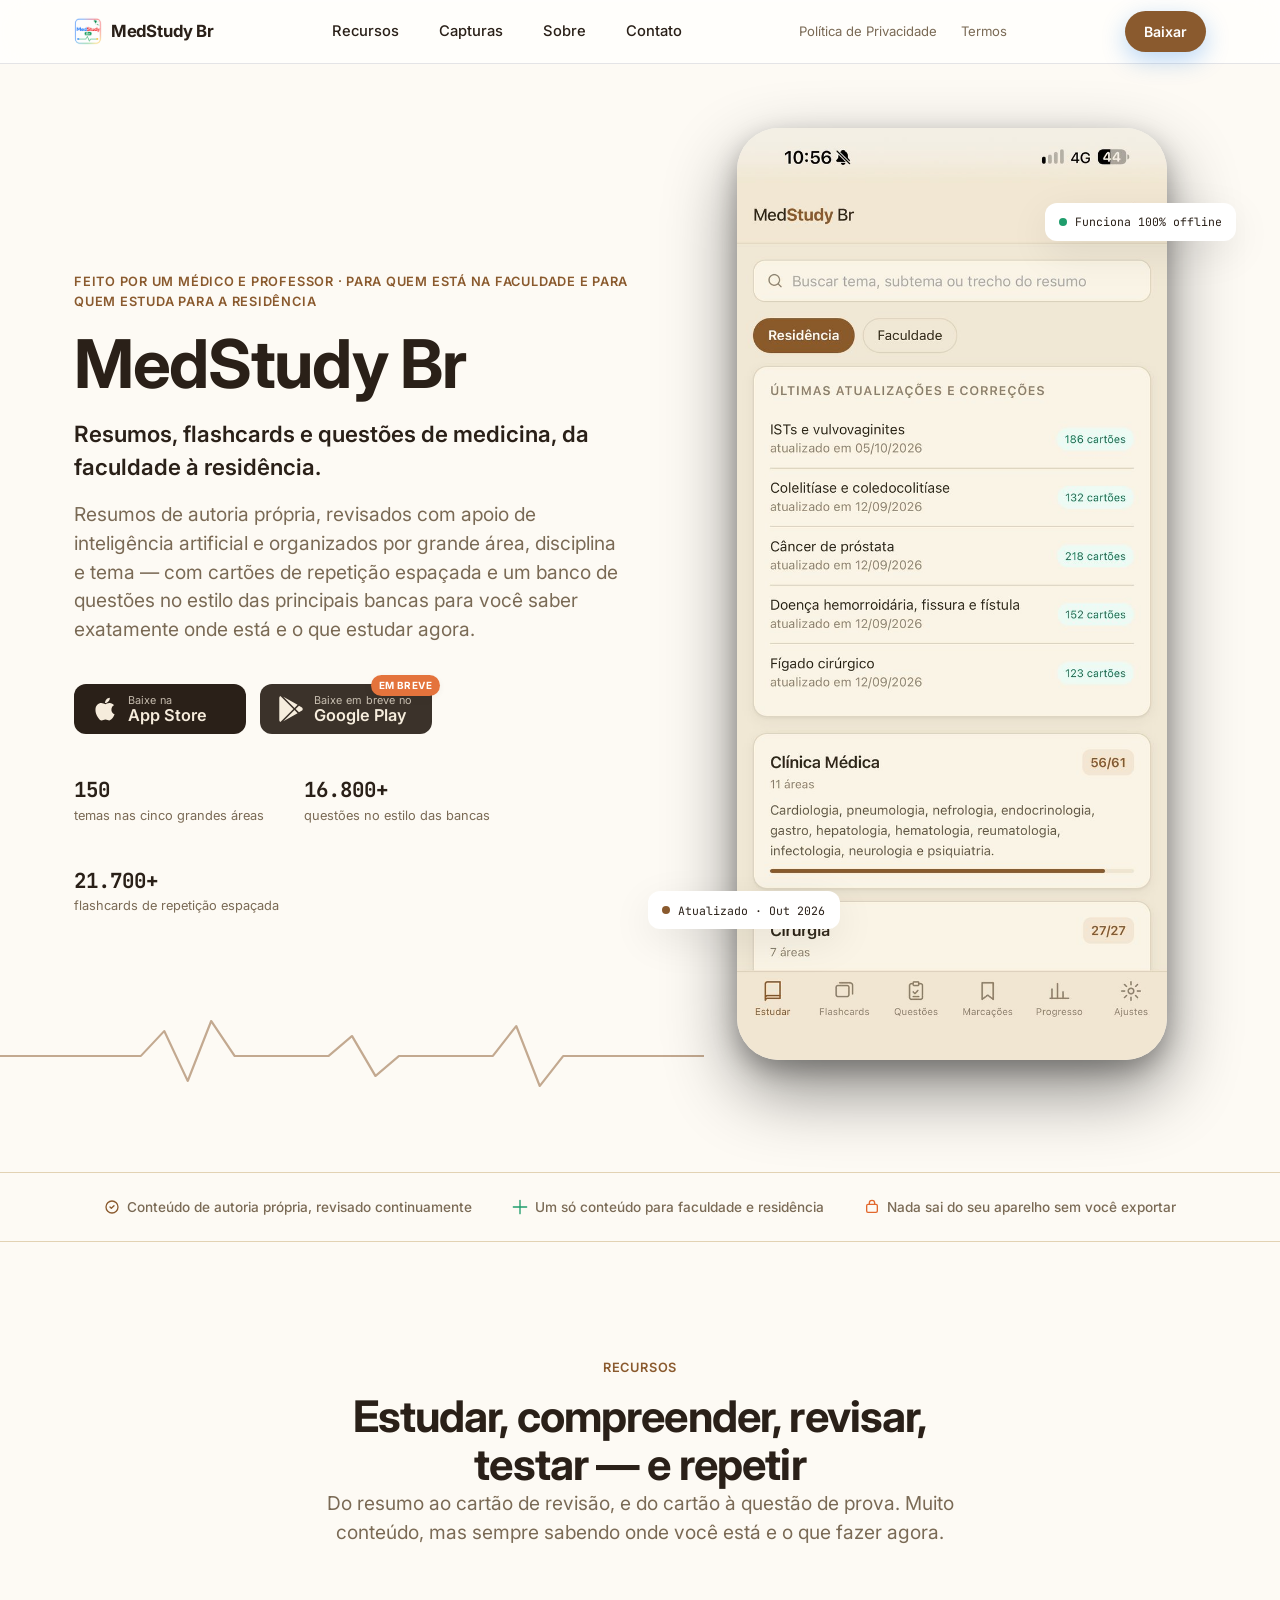
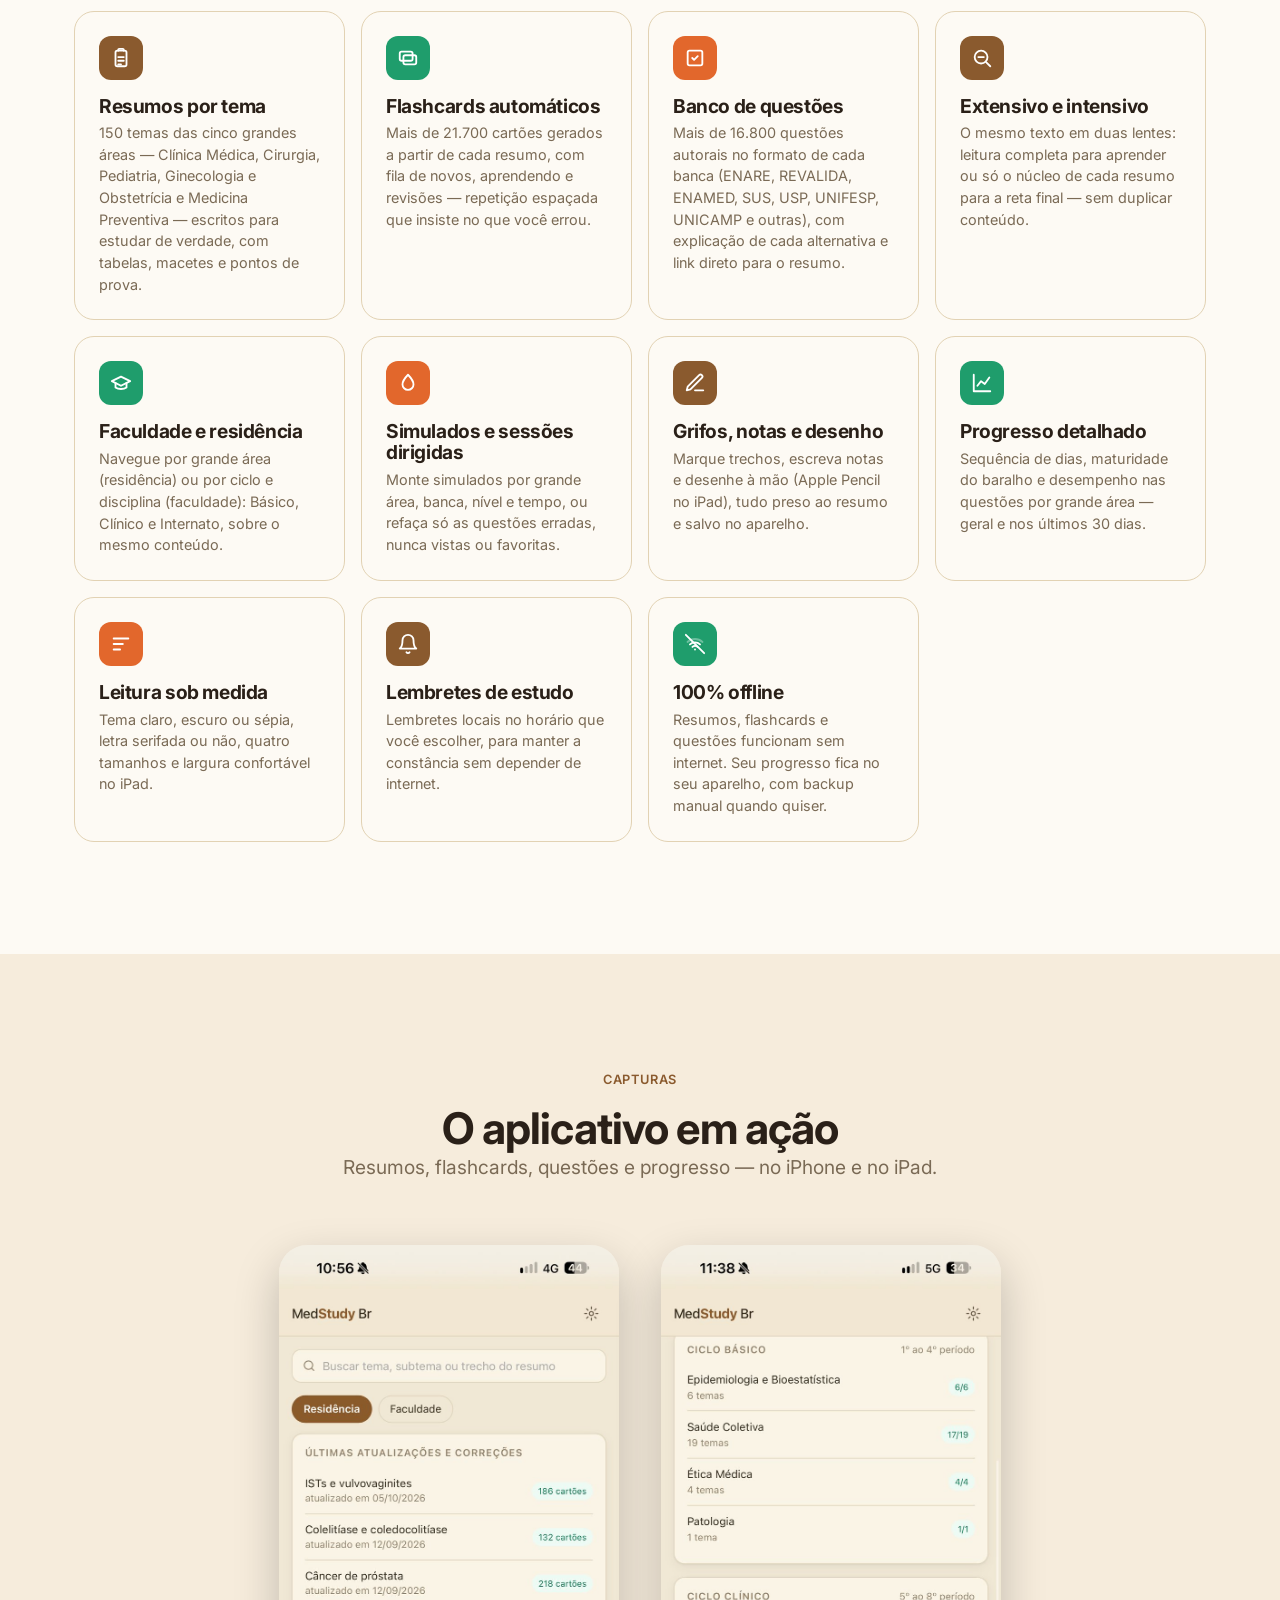
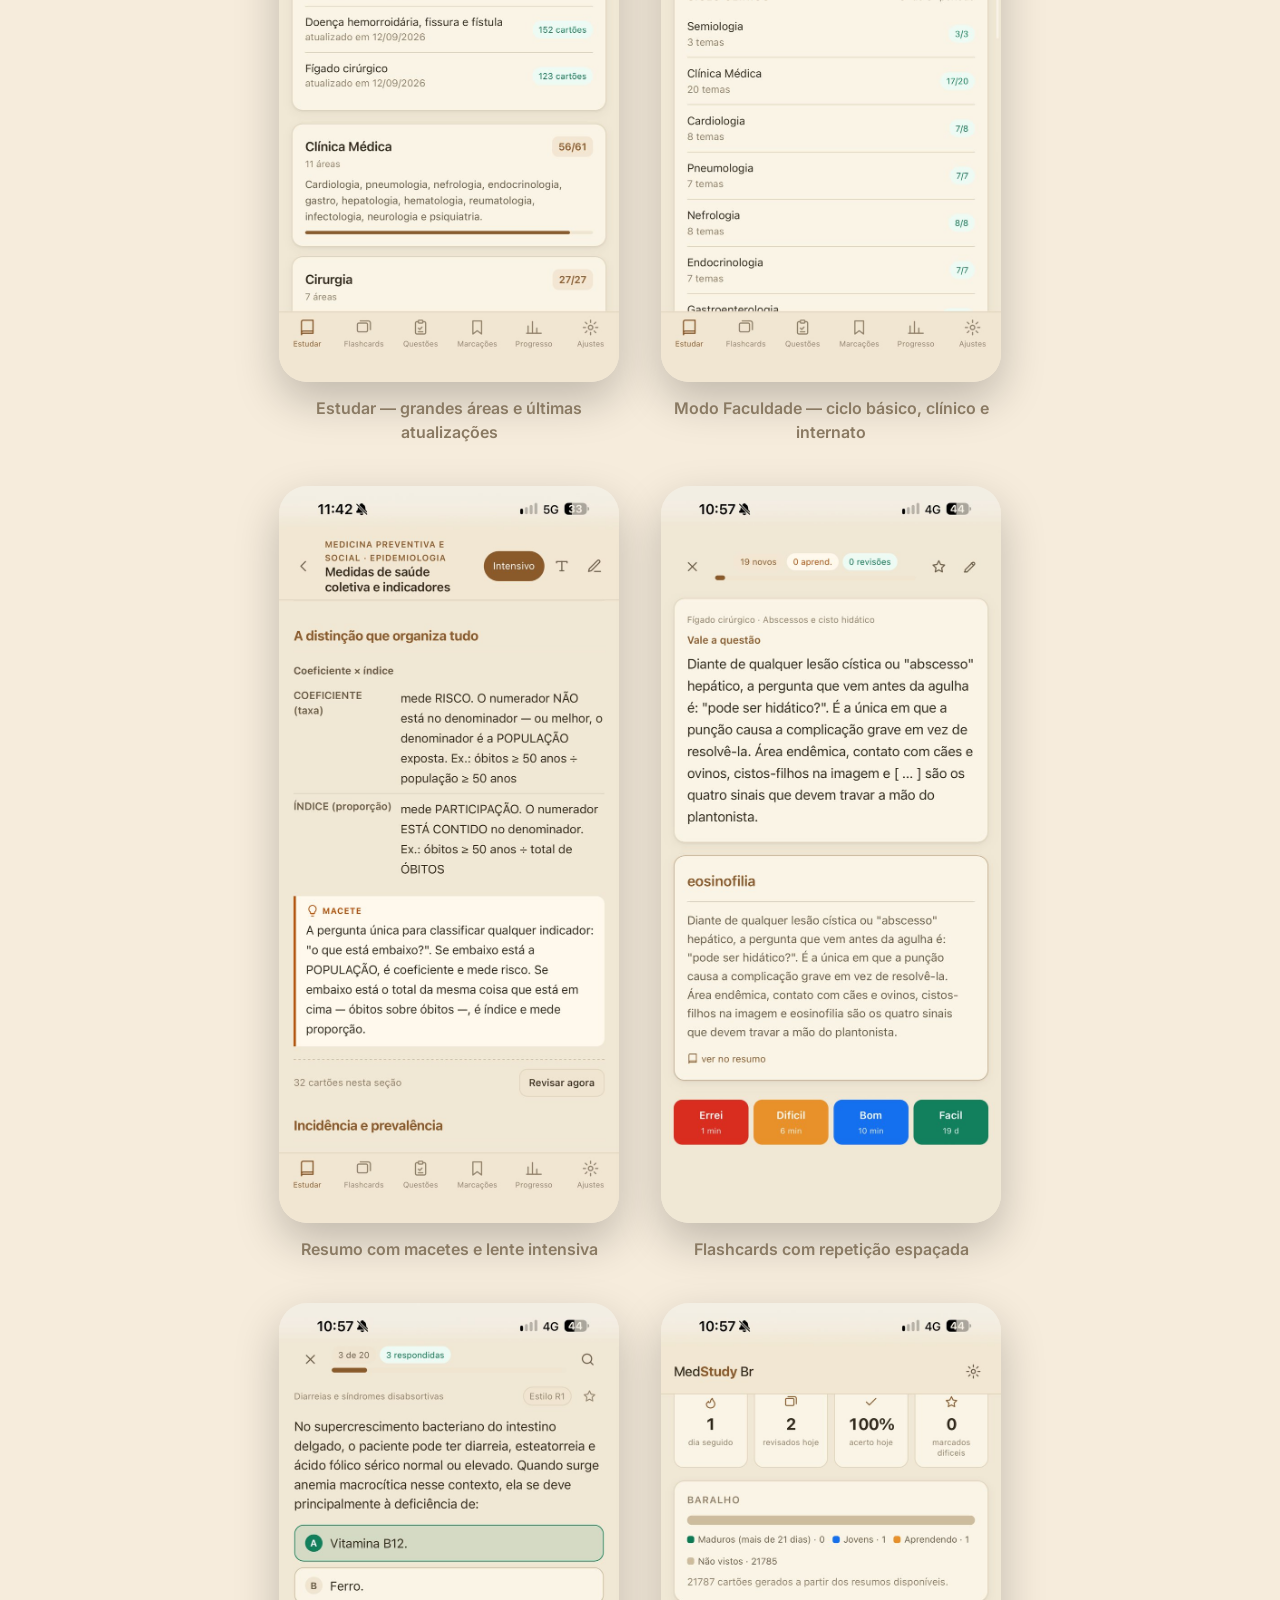
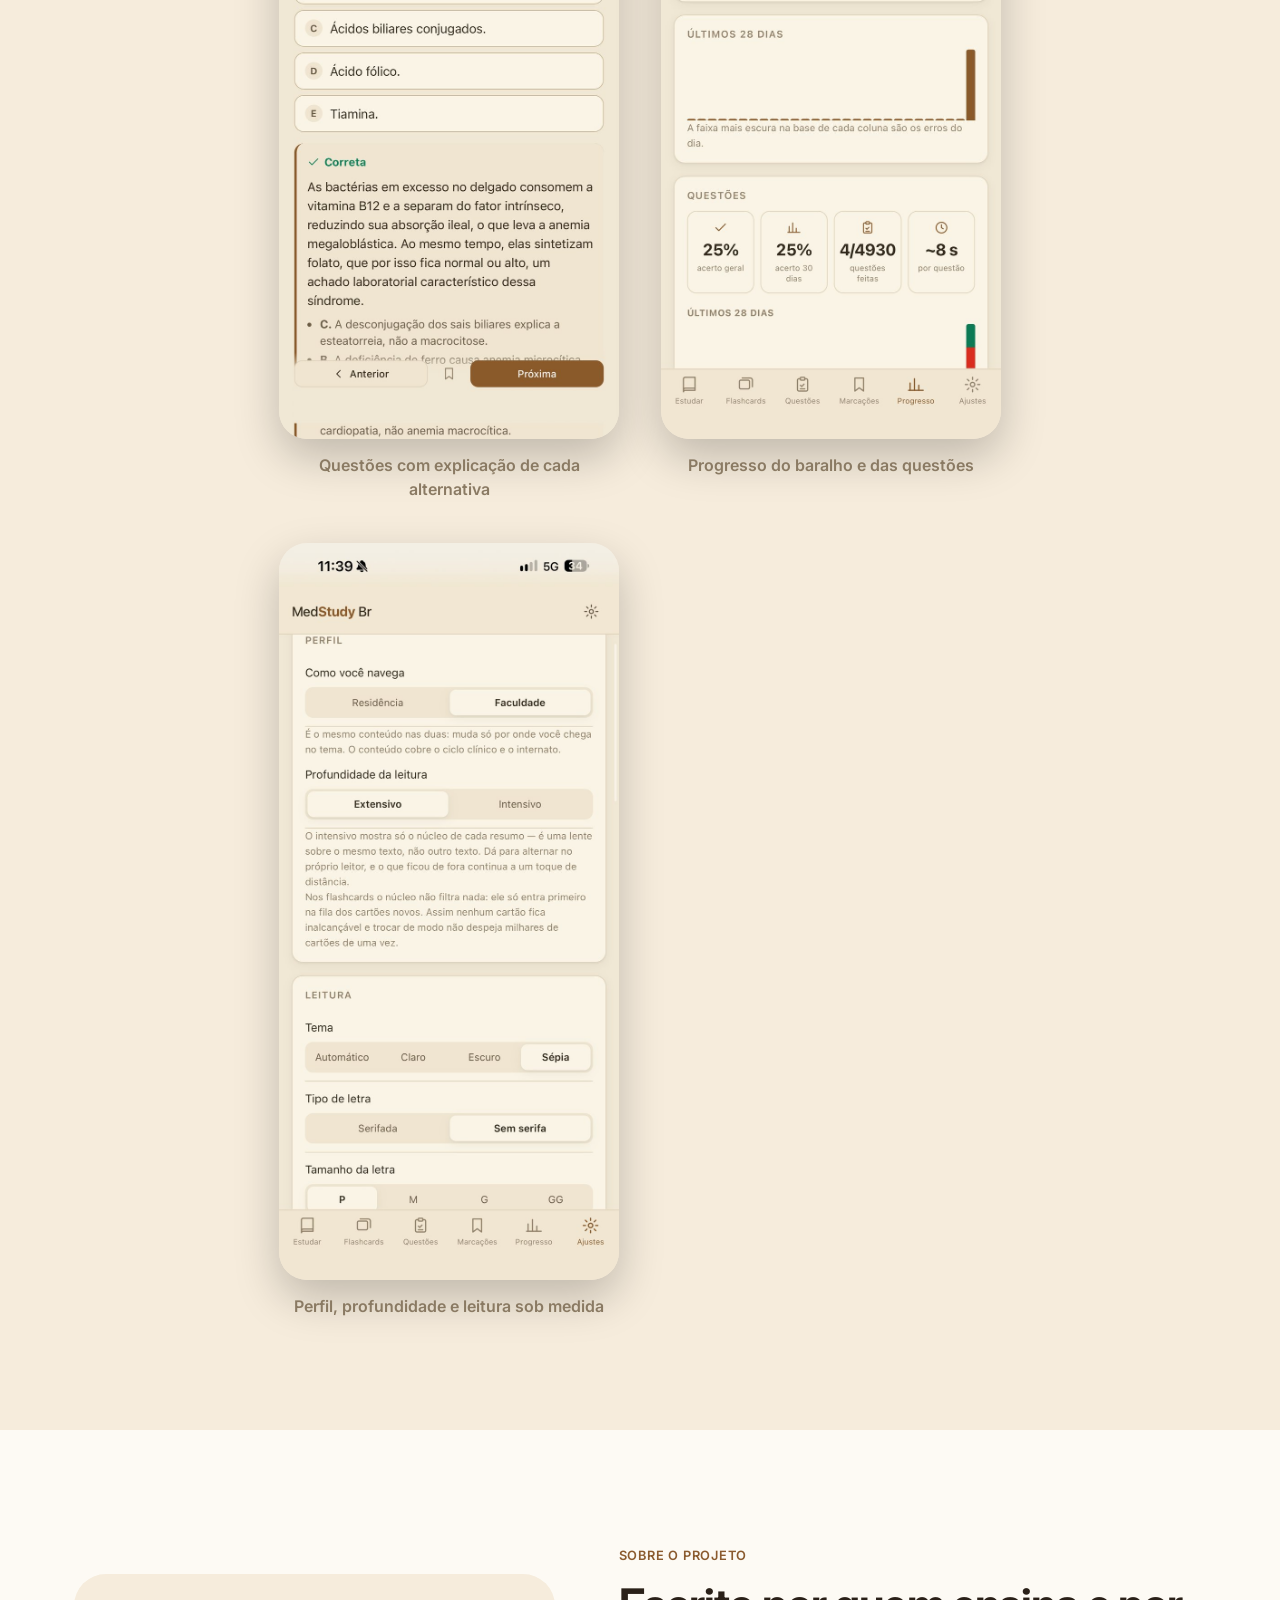
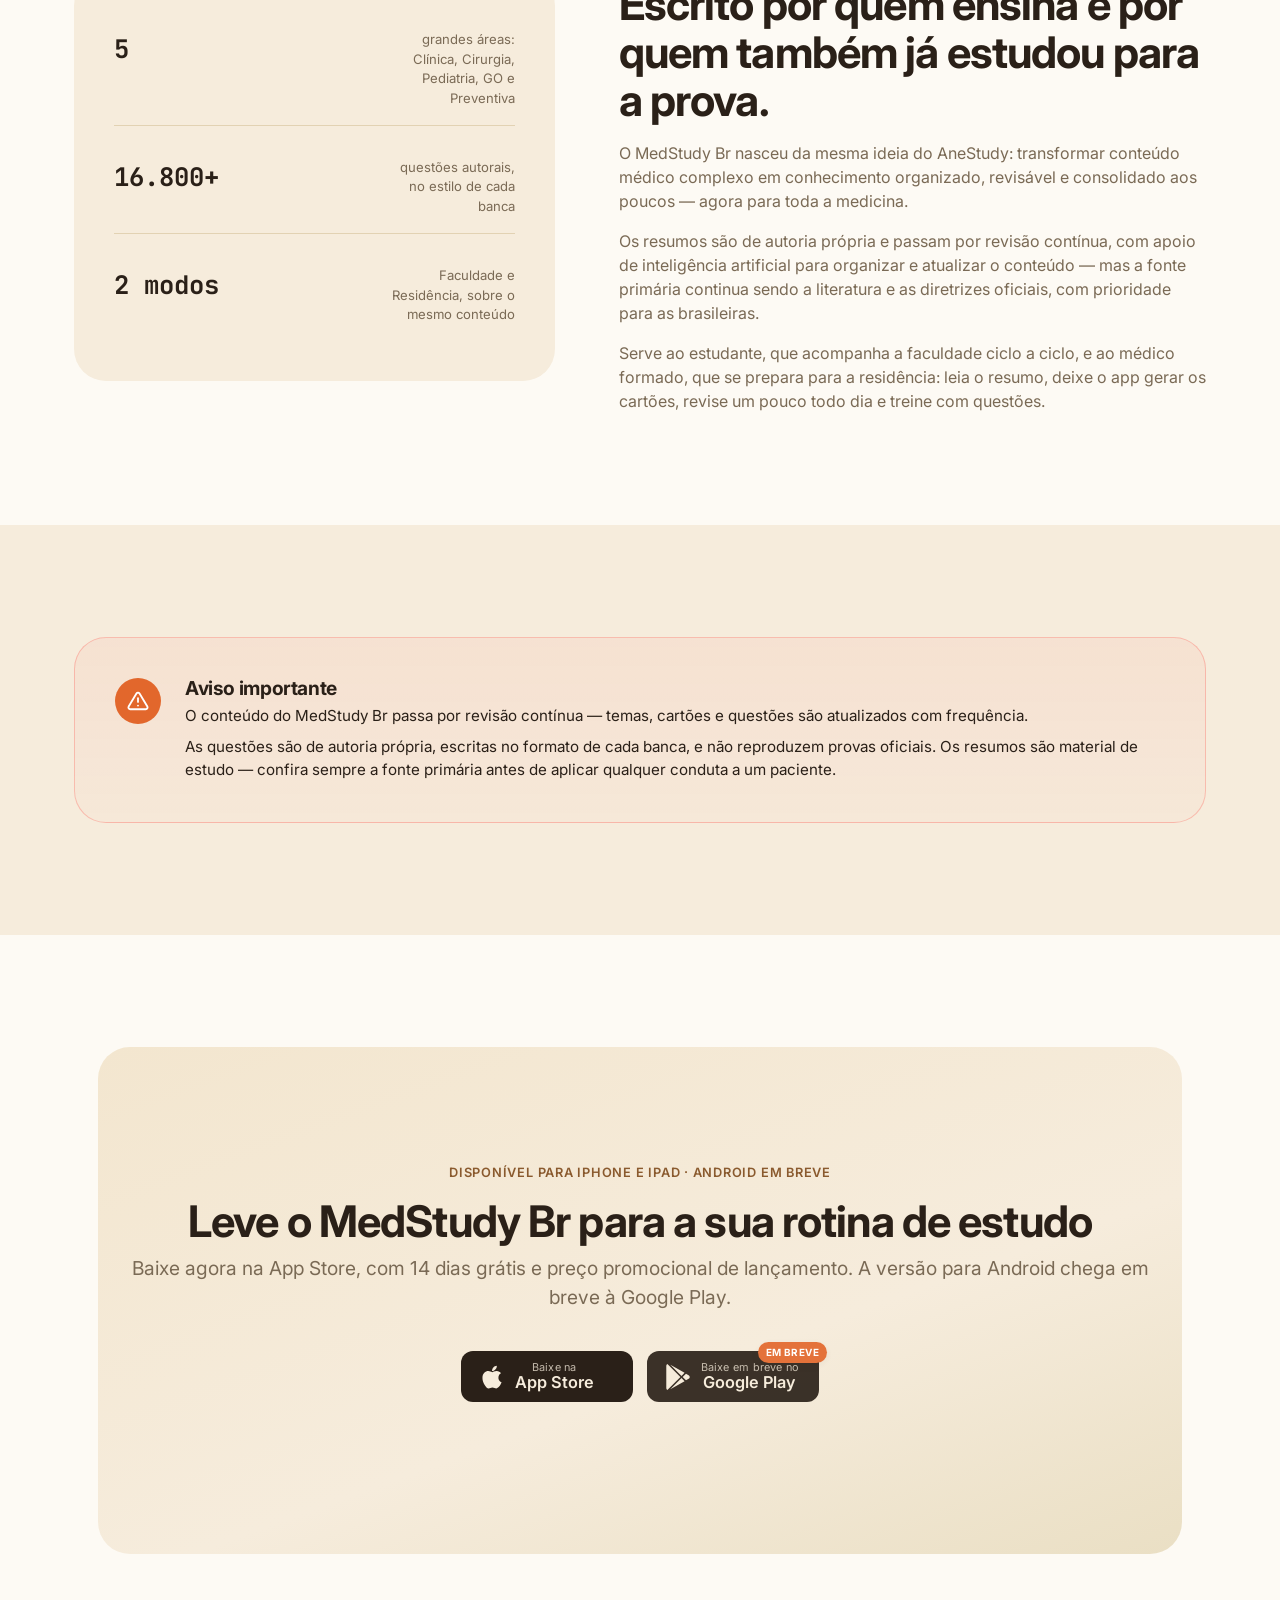
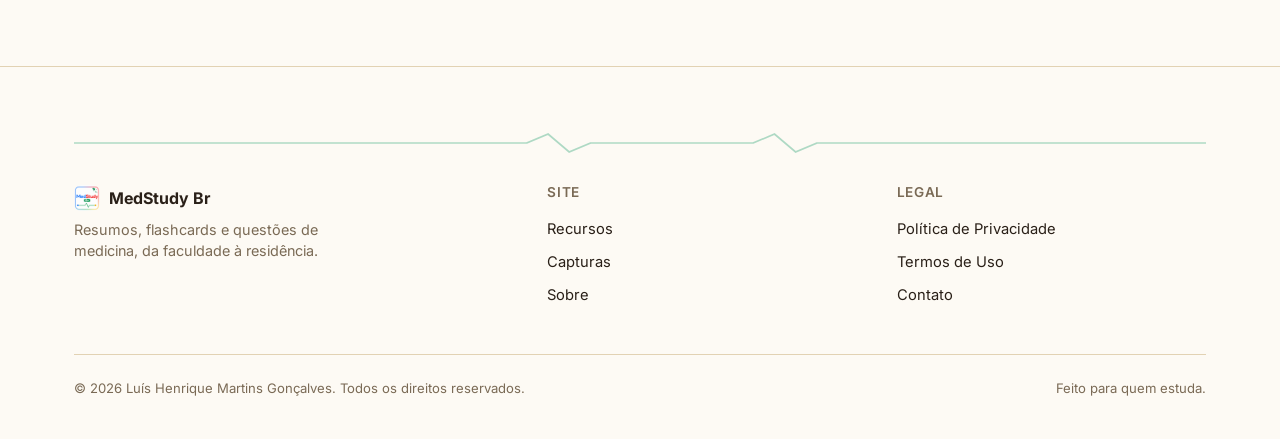
<file: index.html>
<!DOCTYPE html>
<html lang="pt-BR">
<head>
<meta charset="UTF-8" />
<meta name="apple-itunes-app" content="app-id=6822836465">
  <meta name="viewport" content="width=device-width, initial-scale=1.0" />
<title>MedStudy Br — Resumos, Flashcards e Questões de Medicina</title>
<meta name="description" content="MedStudy Br reúne resumos próprios de medicina, flashcards de repetição espaçada e mais de 16.800 questões autorais no estilo das bancas de residência — da faculdade à prova de residência médica." />
<meta name="keywords" content="residência médica, medicina, flashcards, repetição espaçada, ENARE, REVALIDA, ENAMED, questões, resumos, faculdade de medicina" />
<meta name="author" content="Luís Henrique Martins Gonçalves" />
<link rel="canonical" href="https://drluishmg-code.github.io/medstudybr/index.html" />

<link rel="icon" type="image/x-icon" href="assets/favicon.ico" />
<link rel="apple-touch-icon" href="assets/apple-touch-icon.png" />
<link rel="manifest" href="manifest.json" />
<meta name="theme-color" content="#8a5a2e" />

<!-- Open Graph -->
<meta property="og:type" content="website" />
<meta property="og:title" content="MedStudy Br — Resumos, Flashcards e Questões de Medicina" />
<meta property="og:description" content="Resumos próprios, flashcards de repetição espaçada e mais de 16.800 questões no estilo das bancas. Da faculdade à residência." />
<meta property="og:image" content="https://drluishmg-code.github.io/medstudybr/assets/social-preview.png" />
<meta property="og:url" content="https://drluishmg-code.github.io/medstudybr/index.html" />
<meta property="og:locale" content="pt_BR" />
<meta property="og:site_name" content="MedStudy Br" />

<!-- Twitter Card -->
<meta name="twitter:card" content="summary_large_image" />
<meta name="twitter:title" content="MedStudy Br — Resumos, Flashcards e Questões de Medicina" />
<meta name="twitter:description" content="Resumos próprios, flashcards de repetição espaçada e questões no estilo das bancas." />
<meta name="twitter:image" content="https://drluishmg-code.github.io/medstudybr/assets/social-preview.png" />

<link rel="preconnect" href="https://fonts.googleapis.com" />
<link rel="preconnect" href="https://fonts.gstatic.com" crossorigin />
<link href="https://fonts.googleapis.com/css2?family=Inter:wght@400;500;600;700;800&family=JetBrains+Mono:wght@500;700&display=swap" rel="stylesheet" />

<link rel="stylesheet" href="style.css" />

<!--
  BOTOES-LOJA: os dois blocos de botões (topo e fim da página) estão como
  "Em breve". Quando o app for publicado, preencha os links em
  ferramentas/publicar-lojas.py e rode: python3 ferramentas/publicar-lojas.py
-->

<script type="application/ld+json">
{
  "@context": "https://schema.org",
  "@type": "MobileApplication",
  "name": "MedStudy Br",
  "applicationCategory": "EducationalApplication",
  "operatingSystem": "iOS, Android",
  "description": "Aplicativo de resumos, flashcards de repetição espaçada e banco de questões de medicina, da faculdade à residência médica.",
  "author": { "@type": "Person", "name": "Luís Henrique Martins Gonçalves" }
}
</script>
</head>
<body>

<a class="visually-hidden" href="#main">Pular para o conteúdo</a>

<!-- ===================== HEADER ===================== -->
<header class="site-header">
  <div class="container nav">
    <a href="index.html" class="nav-brand">
      <img src="assets/logo.png" alt="" width="28" height="28" />
      <span>MedStudy Br</span>
    </a>

    <nav class="nav-links" aria-label="Navegação principal">
      <a href="#recursos">Recursos</a>
      <a href="#capturas">Capturas</a>
      <a href="#sobre">Sobre</a>
      <a href="contact.html">Contato</a>
    </nav>

    <div class="nav-secondary-links" aria-label="Navegação legal">
      <a href="privacy.html">Política de Privacidade</a>
      <a href="terms.html">Termos</a>
    </div>

    <div class="nav-cta">
      <a href="#download" class="btn btn-primary" style="padding:0.6rem 1.2rem; font-size:0.88rem;">Baixar</a>
      <button class="nav-toggle" aria-label="Abrir menu" aria-expanded="false" aria-controls="navDrawer">
        <span></span><span></span><span></span>
      </button>
    </div>
  </div>

  <div class="nav-drawer" id="navDrawer">
    <a href="#recursos">Recursos</a>
    <a href="#capturas">Capturas</a>
    <a href="#sobre">Sobre</a>
    <a href="contact.html">Contato</a>
    <a href="privacy.html">Política de Privacidade</a>
    <a href="terms.html">Termos</a>
  </div>
</header>

<main id="main">

  <!-- ===================== HERO ===================== -->
  <section class="hero">
    <svg class="hero-ecg" viewBox="0 0 600 90" preserveAspectRatio="none" aria-hidden="true">
      <path d="M0 45 H120 L140 20 L160 70 L180 10 L200 45 H260 L280 45 L300 25 L320 65 L340 45 H420 L440 15 L460 75 L480 45 H600" />
    </svg>

    <div class="container">
      <div class="hero-copy reveal">
        <span class="eyebrow">Feito por um médico e professor · para quem está na faculdade e para quem estuda para a residência</span>
        <h1>MedStudy Br</h1>
        <p class="lede-title">Resumos, flashcards e questões de medicina, da faculdade à residência.</p>
        <p class="lede">Resumos de autoria própria, revisados com apoio de inteligência artificial e organizados por grande área, disciplina e tema — com cartões de repetição espaçada e um banco de questões no estilo das principais bancas para você saber exatamente onde está e o que estudar agora.</p>

        <div class="hero-actions">
          <!-- BOTOES-LOJA -->
          <div class="store-actions">
            <a href="https://apps.apple.com/app/medstudy-br-estude-medicina/id6822836465" class="store-btn" aria-label="Baixar na App Store">
              <svg viewBox="0 0 384 512" aria-hidden="true"><path d="M318.7 268.7c-.2-36.7 16.4-64.4 50-84.8-18.8-26.9-47.2-41.7-84.7-44.6-35.5-2.8-74.3 20.7-88.5 20.7-15 0-49.4-19.7-76.4-19.7C63.3 141 4 184.8 4 273.7q0 39.4 14.4 81.2c12.8 36.7 59 126.7 107.2 125.2 25.2-.6 43-17.9 75.8-17.9 31.8 0 48.3 17.9 76.4 17.9 48.6-.7 90.4-82.5 102.6-119.3-65.2-30.7-61.7-90-61.7-91.1zm-56.6-164.2c27.3-32.4 24.8-61.9 24-72.5-24.1 1.4-52 16.4-67.9 34.9-17.5 19.8-27.8 44.3-25.6 71.9 26.1 2 49.9-11.4 69.5-34.3z"/></svg>
              <span class="store-btn-copy">
                <small>Baixe na</small>
                <strong>App Store</strong>
              </span>
            </a>

            <a href="#" class="store-btn is-soon" aria-disabled="true" onclick="return false;" aria-label="Em breve no Google Play">
              <span class="store-btn-soon-tag">Em breve</span>
              <svg viewBox="0 0 512 512" aria-hidden="true"><path d="M325.3 234.3L104.6 13l280.8 161.2-60.1 60.1zM47 0C34 6.8 25.3 19.2 25.3 35.3v441.3c0 16.1 8.7 28.5 21.7 35.3l256.6-256L47 0zm425.2 225.6l-58.9-34.1-65.7 64.5 65.7 64.5 60.1-34.1c18-14.3 18-46.5-1.2-60.8zM104.6 499l280.8-161.2-60.1-60.1L104.6 499z"/></svg>
              <span class="store-btn-copy">
                <small>Baixe em breve no</small>
                <strong>Google Play</strong>
              </span>
            </a>
          </div>
        </div>

        <div class="hero-meta">
          <div>
            <strong>150</strong>
            <span>temas nas cinco grandes áreas</span>
          </div>
          <div>
            <strong>16.800+</strong>
            <span>questões no estilo das bancas</span>
          </div>
          <div>
            <strong>21.700+</strong>
            <span>flashcards de repetição espaçada</span>
          </div>
        </div>
      </div>

      <div class="hero-figure reveal">
        <img src="assets/screenshots/estudar.jpg" alt="Tela principal do aplicativo MedStudy Br" class="hero-app-image">
        <div class="floating-chip chip-1"><span class="dot green"></span> Funciona 100% offline</div>
        <div class="floating-chip chip-2"><span class="dot blue"></span> Atualizado · Out 2026</div>
      </div>
    </div>
  </section>

  <!-- ===================== TRUST BAR ===================== -->
  <div class="trust-bar">
    <div class="container">
      <ul>
        <li>
          <svg viewBox="0 0 24 24" fill="none" stroke="var(--color-blue)" stroke-width="2" stroke-linecap="round" stroke-linejoin="round" aria-hidden="true"><path d="M9 12l2 2 4-4"/><circle cx="12" cy="12" r="9"/></svg>
          Conteúdo de autoria própria, revisado continuamente
        </li>
        <li>
          <svg viewBox="0 0 24 24" fill="none" stroke="var(--color-green)" stroke-width="2" stroke-linecap="round" stroke-linejoin="round" aria-hidden="true"><path d="M12 2v20M2 12h20"/></svg>
          Um só conteúdo para faculdade e residência
        </li>
        <li>
          <svg viewBox="0 0 24 24" fill="none" stroke="var(--color-red)" stroke-width="2" stroke-linecap="round" stroke-linejoin="round" aria-hidden="true"><rect x="4" y="8" width="16" height="12" rx="2"/><path d="M8 8V6a4 4 0 0 1 8 0v2"/></svg>
          Nada sai do seu aparelho sem você exportar
        </li>
      </ul>
    </div>
  </div>

  <!-- ===================== RECURSOS ===================== -->
  <section class="section" id="recursos">
    <div class="container">
      <div class="section-head center reveal">
        <span class="eyebrow">Recursos</span>
        <h2>Estudar, compreender, revisar, testar — e repetir</h2>
        <p class="lede">Do resumo ao cartão de revisão, e do cartão à questão de prova. Muito conteúdo, mas sempre sabendo onde você está e o que fazer agora.</p>
      </div>

      <div class="features-grid">

        <div class="feature-card reveal">
          <div class="feature-icon blue"><svg viewBox="0 0 24 24" fill="none" stroke="currentColor" stroke-width="2" stroke-linecap="round" stroke-linejoin="round"><rect x="6" y="4" width="12" height="17" rx="2"/><path d="M9 4V3a1 1 0 0 1 1-1h4a1 1 0 0 1 1 1v1"/><path d="M9 11h6M9 15h6M9 19h3"/></svg></div>
          <h3>Resumos por tema</h3>
          <p>150 temas das cinco grandes áreas — Clínica Médica, Cirurgia, Pediatria, Ginecologia e Obstetrícia e Medicina Preventiva — escritos para estudar de verdade, com tabelas, macetes e pontos de prova.</p>
        </div>

        <div class="feature-card reveal">
          <div class="feature-icon green"><svg viewBox="0 0 24 24" fill="none" stroke="currentColor" stroke-width="2" stroke-linecap="round" stroke-linejoin="round"><rect x="3" y="5" width="14" height="10" rx="2"/><rect x="7" y="9" width="14" height="10" rx="2"/></svg></div>
          <h3>Flashcards automáticos</h3>
          <p>Mais de 21.700 cartões gerados a partir de cada resumo, com fila de novos, aprendendo e revisões — repetição espaçada que insiste no que você errou.</p>
        </div>

        <div class="feature-card reveal">
          <div class="feature-icon red"><svg viewBox="0 0 24 24" fill="none" stroke="currentColor" stroke-width="2" stroke-linecap="round" stroke-linejoin="round"><rect x="4" y="4" width="16" height="16" rx="2"/><path d="m9 12 2 2 4-4"/></svg></div>
          <h3>Banco de questões</h3>
          <p>Mais de 16.800 questões autorais no formato de cada banca (ENARE, REVALIDA, ENAMED, SUS, USP, UNIFESP, UNICAMP e outras), com explicação de cada alternativa e link direto para o resumo.</p>
        </div>

        <div class="feature-card reveal">
          <div class="feature-icon blue"><svg viewBox="0 0 24 24" fill="none" stroke="currentColor" stroke-width="2" stroke-linecap="round" stroke-linejoin="round"><circle cx="11" cy="11" r="7"/><path d="M21 21l-4.3-4.3"/><path d="M8 11h6"/></svg></div>
          <h3>Extensivo e intensivo</h3>
          <p>O mesmo texto em duas lentes: leitura completa para aprender ou só o núcleo de cada resumo para a reta final — sem duplicar conteúdo.</p>
        </div>

        <div class="feature-card reveal">
          <div class="feature-icon green"><svg viewBox="0 0 24 24" fill="none" stroke="currentColor" stroke-width="2" stroke-linecap="round" stroke-linejoin="round"><path d="M22 10 12 5 2 10l10 5 10-5z"/><path d="M6 12v5c3 2 9 2 12 0v-5"/></svg></div>
          <h3>Faculdade e residência</h3>
          <p>Navegue por grande área (residência) ou por ciclo e disciplina (faculdade): Básico, Clínico e Internato, sobre o mesmo conteúdo.</p>
        </div>

        <div class="feature-card reveal">
          <div class="feature-icon red"><svg viewBox="0 0 24 24" fill="none" stroke="currentColor" stroke-width="2" stroke-linecap="round" stroke-linejoin="round"><path d="M12 3s6 6.2 6 10.5A6 6 0 0 1 6 13.5C6 9.2 12 3 12 3z"/></svg></div>
          <h3>Simulados e sessões dirigidas</h3>
          <p>Monte simulados por grande área, banca, nível e tempo, ou refaça só as questões erradas, nunca vistas ou favoritas.</p>
        </div>

        <div class="feature-card reveal">
          <div class="feature-icon blue"><svg viewBox="0 0 24 24" fill="none" stroke="currentColor" stroke-width="2" stroke-linecap="round" stroke-linejoin="round"><path d="M12 20h9"/><path d="M16.5 3.5a2.12 2.12 0 0 1 3 3L7 19l-4 1 1-4z"/></svg></div>
          <h3>Grifos, notas e desenho</h3>
          <p>Marque trechos, escreva notas e desenhe à mão (Apple Pencil no iPad), tudo preso ao resumo e salvo no aparelho.</p>
        </div>

        <div class="feature-card reveal">
          <div class="feature-icon green"><svg viewBox="0 0 24 24" fill="none" stroke="currentColor" stroke-width="2" stroke-linecap="round" stroke-linejoin="round"><path d="M3 3v18h18"/><path d="M7 15l4-5 4 3 5-7"/></svg></div>
          <h3>Progresso detalhado</h3>
          <p>Sequência de dias, maturidade do baralho e desempenho nas questões por grande área — geral e nos últimos 30 dias.</p>
        </div>

        <div class="feature-card reveal">
          <div class="feature-icon red"><svg viewBox="0 0 24 24" fill="none" stroke="currentColor" stroke-width="2" stroke-linecap="round" stroke-linejoin="round"><path d="M4 6h16M4 12h10M4 18h7"/></svg></div>
          <h3>Leitura sob medida</h3>
          <p>Tema claro, escuro ou sépia, letra serifada ou não, quatro tamanhos e largura confortável no iPad.</p>
        </div>

        <div class="feature-card reveal">
          <div class="feature-icon blue"><svg viewBox="0 0 24 24" fill="none" stroke="currentColor" stroke-width="2" stroke-linecap="round" stroke-linejoin="round"><path d="M18 8a6 6 0 0 0-12 0c0 7-3 9-3 9h18s-3-2-3-9"/><path d="M13.7 21a2 2 0 0 1-3.4 0"/></svg></div>
          <h3>Lembretes de estudo</h3>
          <p>Lembretes locais no horário que você escolher, para manter a constância sem depender de internet.</p>
        </div>

        <div class="feature-card reveal">
          <div class="feature-icon green"><svg viewBox="0 0 24 24" fill="none" stroke="currentColor" stroke-width="2" stroke-linecap="round" stroke-linejoin="round"><path d="M12 18h.01"/><path d="M9.2 15.2a4 4 0 0 1 5.6 0"/><path d="M6.5 12.5a8 8 0 0 1 11 0"/><path d="M3.8 9.8a12 12 0 0 1 16.4 0" opacity=".35"/><path d="M2 2l20 20"/></svg></div>
          <h3>100% offline</h3>
          <p>Resumos, flashcards e questões funcionam sem internet. Seu progresso fica no seu aparelho, com backup manual quando quiser.</p>
        </div>

      </div>
    </div>
  </section>

  <!-- ===================== CAPTURAS DE TELA ===================== -->
  <section class="section section-alt" id="capturas">
    <div class="container">
      <div class="section-head center reveal">
        <span class="eyebrow">Capturas</span>
        <h2>O aplicativo em ação</h2>
        <p class="lede">Resumos, flashcards, questões e progresso — no iPhone e no iPad.</p>
      </div>

      <div class="screens-gallery">

        <figure class="screen-card reveal">
          <img src="assets/screenshots/estudar.jpg" alt="Tela inicial do MedStudy Br" loading="lazy">
          <figcaption>Estudar — grandes áreas e últimas atualizações</figcaption>
        </figure>

        <figure class="screen-card reveal">
          <img src="assets/screenshots/faculdade.jpg" alt="Navegação por ciclo e disciplina" loading="lazy">
          <figcaption>Modo Faculdade — ciclo básico, clínico e internato</figcaption>
        </figure>

        <figure class="screen-card reveal">
          <img src="assets/screenshots/leitura.jpg" alt="Resumo de medidas de saúde coletiva" loading="lazy">
          <figcaption>Resumo com macetes e lente intensiva</figcaption>
        </figure>

        <figure class="screen-card reveal">
          <img src="assets/screenshots/flashcards.jpg" alt="Flashcard do MedStudy Br" loading="lazy">
          <figcaption>Flashcards com repetição espaçada</figcaption>
        </figure>

        <figure class="screen-card reveal">
          <img src="assets/screenshots/questao-detalhe.jpg" alt="Questão respondida com explicação" loading="lazy">
          <figcaption>Questões com explicação de cada alternativa</figcaption>
        </figure>

        <figure class="screen-card reveal">
          <img src="assets/screenshots/progresso.jpg" alt="Tela de progresso" loading="lazy">
          <figcaption>Progresso do baralho e das questões</figcaption>
        </figure>

        <figure class="screen-card reveal">
          <img src="assets/screenshots/ajustes.jpg" alt="Ajustes de perfil e leitura" loading="lazy">
          <figcaption>Perfil, profundidade e leitura sob medida</figcaption>
        </figure>

      </div>
    </div>
  </section>

  <!-- ===================== SOBRE ===================== -->
  <section class="section" id="sobre">
    <div class="container about-grid">
      <div class="about-visual reveal">
        <div class="stat-row"><strong>5</strong><span>grandes áreas: Clínica, Cirurgia, Pediatria, GO e Preventiva</span></div>
        <div class="stat-row"><strong>16.800+</strong><span>questões autorais, no estilo de cada banca</span></div>
        <div class="stat-row"><strong>2 modos</strong><span>Faculdade e Residência, sobre o mesmo conteúdo</span></div>
      </div>

      <div class="about-copy reveal">
        <span class="eyebrow">Sobre o projeto</span>
        <h2>Escrito por quem ensina e por quem também já estudou para a prova.</h2>
        <p>O MedStudy Br nasceu da mesma ideia do AneStudy: transformar conteúdo médico complexo em conhecimento organizado, revisável e consolidado aos poucos — agora para toda a medicina.</p>
        <p>Os resumos são de autoria própria e passam por revisão contínua, com apoio de inteligência artificial para organizar e atualizar o conteúdo — mas a fonte primária continua sendo a literatura e as diretrizes oficiais, com prioridade para as brasileiras.</p>
        <p>Serve ao estudante, que acompanha a faculdade ciclo a ciclo, e ao médico formado, que se prepara para a residência: leia o resumo, deixe o app gerar os cartões, revise um pouco todo dia e treine com questões.</p>
      </div>
    </div>
  </section>

  <!-- ===================== AVISO ===================== -->
  <section class="section section-alt">
    <div class="container">
      <div class="notice reveal">
        <div class="notice-icon">
          <svg viewBox="0 0 24 24" fill="none" stroke="currentColor" stroke-width="2" stroke-linecap="round" stroke-linejoin="round"><path d="M12 9v4"/><path d="M12 17h.01"/><path d="M10.3 3.9 1.8 18a2 2 0 0 0 1.7 3h17a2 2 0 0 0 1.7-3L13.7 3.9a2 2 0 0 0-3.4 0z"/></svg>
        </div>
        <div>
          <h3>Aviso importante</h3>
          <p>O conteúdo do MedStudy Br passa por revisão contínua — temas, cartões e questões são atualizados com frequência.</p>
          <p>As questões são de autoria própria, escritas no formato de cada banca, e não reproduzem provas oficiais. Os resumos são material de estudo — confira sempre a fonte primária antes de aplicar qualquer conduta a um paciente.</p>
        </div>
      </div>
    </div>
  </section>

  <!-- ===================== CTA FINAL ===================== -->
  <section class="section" id="download">
    <div class="container">
      <div class="final-cta reveal">
        <span class="eyebrow">Disponível para iPhone e iPad · Android em breve</span>
        <h2>Leve o MedStudy Br para a sua rotina de estudo</h2>
        <p class="lede">Baixe agora na App Store, com 14 dias grátis e preço promocional de lançamento. A versão para Android chega em breve à Google Play.</p>
        <div class="hero-actions">
          <!-- BOTOES-LOJA -->
          <div class="store-actions" style="justify-content:center;">
            <a href="https://apps.apple.com/app/medstudy-br-estude-medicina/id6822836465" class="store-btn" aria-label="Baixar na App Store">
              <svg viewBox="0 0 384 512" aria-hidden="true"><path d="M318.7 268.7c-.2-36.7 16.4-64.4 50-84.8-18.8-26.9-47.2-41.7-84.7-44.6-35.5-2.8-74.3 20.7-88.5 20.7-15 0-49.4-19.7-76.4-19.7C63.3 141 4 184.8 4 273.7q0 39.4 14.4 81.2c12.8 36.7 59 126.7 107.2 125.2 25.2-.6 43-17.9 75.8-17.9 31.8 0 48.3 17.9 76.4 17.9 48.6-.7 90.4-82.5 102.6-119.3-65.2-30.7-61.7-90-61.7-91.1zm-56.6-164.2c27.3-32.4 24.8-61.9 24-72.5-24.1 1.4-52 16.4-67.9 34.9-17.5 19.8-27.8 44.3-25.6 71.9 26.1 2 49.9-11.4 69.5-34.3z"/></svg>
              <span class="store-btn-copy">
                <small>Baixe na</small>
                <strong>App Store</strong>
              </span>
            </a>

            <a href="#" class="store-btn is-soon" aria-disabled="true" onclick="return false;" aria-label="Em breve no Google Play">
              <span class="store-btn-soon-tag">Em breve</span>
              <svg viewBox="0 0 512 512" aria-hidden="true"><path d="M325.3 234.3L104.6 13l280.8 161.2-60.1 60.1zM47 0C34 6.8 25.3 19.2 25.3 35.3v441.3c0 16.1 8.7 28.5 21.7 35.3l256.6-256L47 0zm425.2 225.6l-58.9-34.1-65.7 64.5 65.7 64.5 60.1-34.1c18-14.3 18-46.5-1.2-60.8zM104.6 499l280.8-161.2-60.1-60.1L104.6 499z"/></svg>
              <span class="store-btn-copy">
                <small>Baixe em breve no</small>
                <strong>Google Play</strong>
              </span>
            </a>
          </div>
        </div>
      </div>
    </div>
  </section>

</main>

<!-- ===================== FOOTER ===================== -->
<footer class="site-footer">
  <div class="container">
    <svg class="ecg-divider" viewBox="0 0 800 24" preserveAspectRatio="none" aria-hidden="true">
      <path d="M0 12 H320 L335 3 L350 21 L365 12 H480 L495 3 L510 21 L525 12 H800"/>
    </svg>

    <div class="footer-top">
      <div>
        <div class="footer-brand">
          <img src="assets/logo.png" alt="" width="26" height="26" />
          <span>MedStudy Br</span>
        </div>
        <p class="footer-tagline">Resumos, flashcards e questões de medicina, da faculdade à residência.</p>
      </div>

      <div class="footer-col">
        <h4>Site</h4>
        <ul>
          <li><a href="#recursos">Recursos</a></li>
          <li><a href="#capturas">Capturas</a></li>
          <li><a href="#sobre">Sobre</a></li>
        </ul>
      </div>

      <div class="footer-col">
        <h4>Legal</h4>
        <ul>
          <li><a href="privacy.html">Política de Privacidade</a></li>
          <li><a href="terms.html">Termos de Uso</a></li>
          <li><a href="contact.html">Contato</a></li>
        </ul>
      </div>
    </div>

    <div class="footer-bottom">
      <span>© <span data-year>2026</span> Luís Henrique Martins Gonçalves. Todos os direitos reservados.</span>
      <span>Feito para quem estuda.</span>
    </div>
  </div>
</footer>

<button class="back-to-top" aria-label="Voltar ao topo">
  <svg viewBox="0 0 24 24" fill="none" stroke="currentColor" stroke-width="2" stroke-linecap="round" stroke-linejoin="round"><path d="M12 19V5"/><path d="M5 12l7-7 7 7"/></svg>
</button>

<script src="script.js"></script>
</body>
</html>
</file>
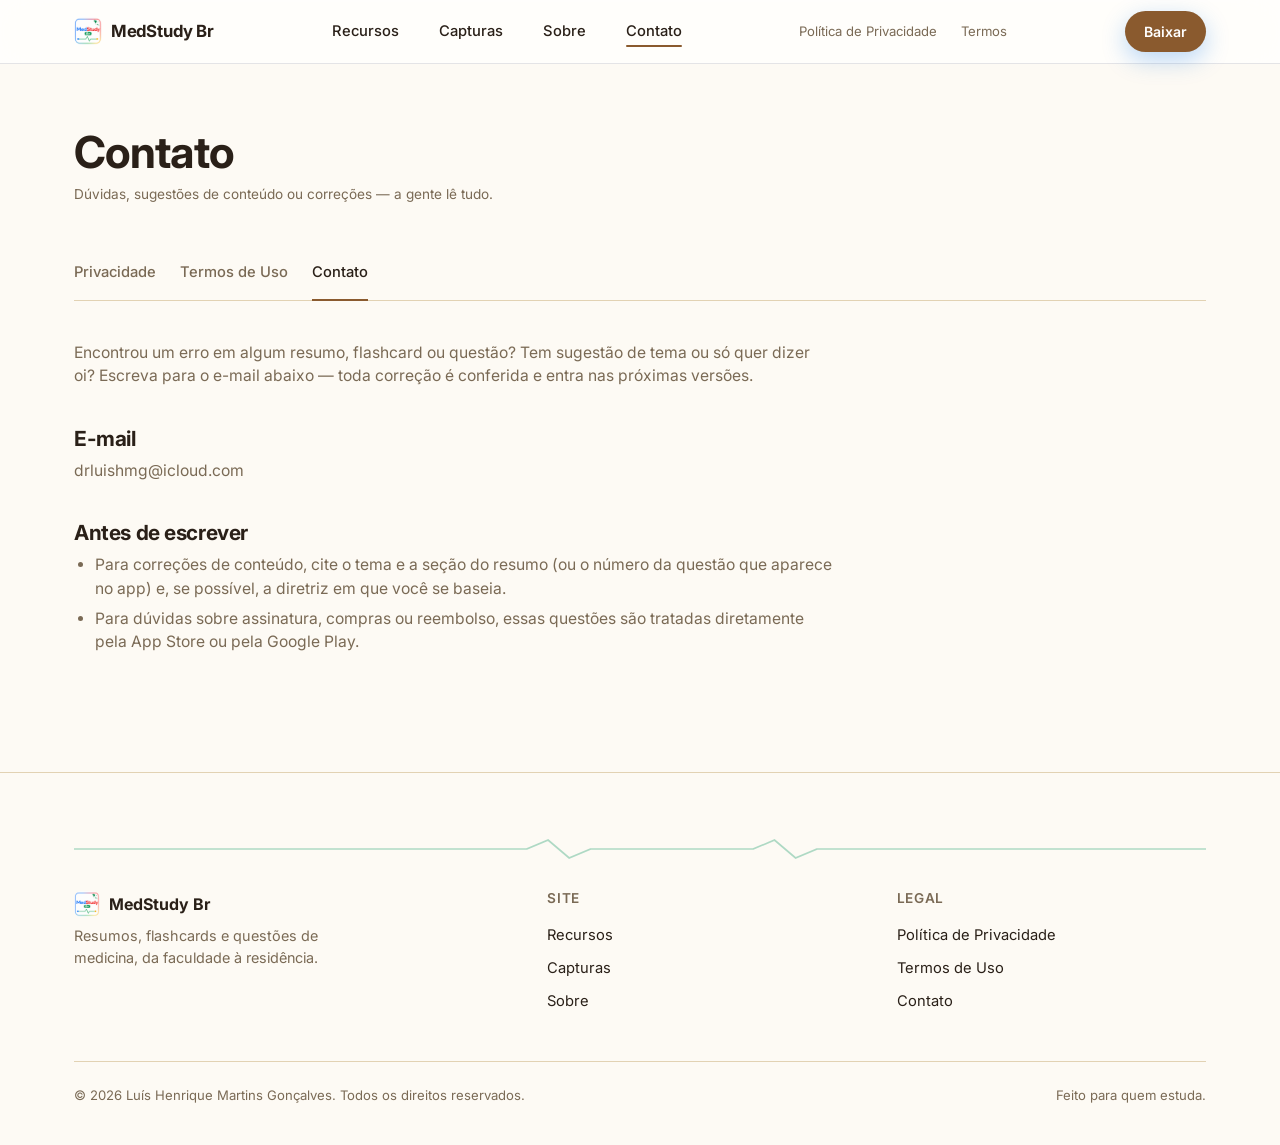
<file: contact.html>
<!DOCTYPE html>
<html lang="pt-BR">
<head>
<meta charset="UTF-8" />
<meta name="viewport" content="width=device-width, initial-scale=1.0" />
<title>Contato — MedStudy Br</title>
<meta name="description" content="Fale com o desenvolvedor do MedStudy Br: dúvidas, sugestões de conteúdo e correções." />
<link rel="canonical" href="https://drluishmg-code.github.io/medstudybr/contact.html" />
<meta name="robots" content="index, follow" />

<link rel="icon" type="image/x-icon" href="assets/favicon.ico" />
<link rel="apple-touch-icon" href="assets/apple-touch-icon.png" />
<link rel="manifest" href="manifest.json" />
<meta name="theme-color" content="#8a5a2e" />

<meta property="og:type" content="website" />
<meta property="og:title" content="Contato — MedStudy Br" />
<meta property="og:description" content="Fale com o desenvolvedor do MedStudy Br." />
<meta property="og:url" content="https://drluishmg-code.github.io/medstudybr/contact.html" />
<meta property="og:locale" content="pt_BR" />

<link rel="preconnect" href="https://fonts.googleapis.com" />
<link rel="preconnect" href="https://fonts.gstatic.com" crossorigin />
<link href="https://fonts.googleapis.com/css2?family=Inter:wght@400;500;600;700;800&family=JetBrains+Mono:wght@500;700&display=swap" rel="stylesheet" />
<link rel="stylesheet" href="style.css" />
</head>
<body>

<a class="visually-hidden" href="#main">Pular para o conteúdo</a>

<header class="site-header">
  <div class="container nav">
    <a href="index.html" class="nav-brand">
      <img src="assets/logo.png" alt="" width="28" height="28" />
      <span>MedStudy Br</span>
    </a>

    <nav class="nav-links" aria-label="Navegação principal">
      <a href="index.html#recursos">Recursos</a>
      <a href="index.html#capturas">Capturas</a>
      <a href="index.html#sobre">Sobre</a>
      <a href="contact.html" aria-current="page">Contato</a>
    </nav>

    <div class="nav-secondary-links" aria-label="Navegação legal">
      <a href="privacy.html">Política de Privacidade</a>
      <a href="terms.html">Termos</a>
    </div>

    <div class="nav-cta">
      <a href="index.html#download" class="btn btn-primary" style="padding:0.6rem 1.2rem; font-size:0.88rem;">Baixar</a>
      <button class="nav-toggle" aria-label="Abrir menu" aria-expanded="false" aria-controls="navDrawer">
        <span></span><span></span><span></span>
      </button>
    </div>
  </div>

  <div class="nav-drawer" id="navDrawer">
    <a href="index.html#recursos">Recursos</a>
    <a href="index.html#capturas">Capturas</a>
    <a href="index.html#sobre">Sobre</a>
    <a href="contact.html">Contato</a>
    <a href="privacy.html">Política de Privacidade</a>
    <a href="terms.html">Termos</a>
  </div>
</header>

<main id="main">
  <div class="container page-header">
    <h1>Contato</h1>
    <p class="updated-note">Dúvidas, sugestões de conteúdo ou correções — a gente lê tudo.</p>
  </div>

  <div class="container">
    <nav class="legal-nav" aria-label="Navegação legal">
      <a href="privacy.html">Privacidade</a>
      <a href="terms.html">Termos de Uso</a>
      <a href="contact.html" aria-current="page">Contato</a>
    </nav>

    <div class="legal-content">
      <p>Encontrou um erro em algum resumo, flashcard ou questão? Tem sugestão de tema ou só quer dizer oi? Escreva para o e-mail abaixo — toda correção é conferida e entra nas próximas versões.</p>

      <h2>E-mail</h2>
      <p><a href="mailto:drluishmg@icloud.com">drluishmg@icloud.com</a></p>

      <h2>Antes de escrever</h2>
      <ul>
        <li>Para correções de conteúdo, cite o tema e a seção do resumo (ou o número da questão que aparece no app) e, se possível, a diretriz em que você se baseia.</li>
        <li>Para dúvidas sobre assinatura, compras ou reembolso, essas questões são tratadas diretamente pela App Store ou pela Google Play.</li>
      </ul>
    </div>
  </div>
</main>

<footer class="site-footer">
  <div class="container">
    <svg class="ecg-divider" viewBox="0 0 800 24" preserveAspectRatio="none" aria-hidden="true">
      <path d="M0 12 H320 L335 3 L350 21 L365 12 H480 L495 3 L510 21 L525 12 H800"/>
    </svg>

    <div class="footer-top">
      <div>
        <div class="footer-brand">
          <img src="assets/logo.png" alt="" width="26" height="26" />
          <span>MedStudy Br</span>
        </div>
        <p class="footer-tagline">Resumos, flashcards e questões de medicina, da faculdade à residência.</p>
      </div>

      <div class="footer-col">
        <h4>Site</h4>
        <ul>
          <li><a href="index.html#recursos">Recursos</a></li>
          <li><a href="index.html#capturas">Capturas</a></li>
          <li><a href="index.html#sobre">Sobre</a></li>
        </ul>
      </div>

      <div class="footer-col">
        <h4>Legal</h4>
        <ul>
          <li><a href="privacy.html">Política de Privacidade</a></li>
          <li><a href="terms.html">Termos de Uso</a></li>
          <li><a href="contact.html">Contato</a></li>
        </ul>
      </div>
    </div>

    <div class="footer-bottom">
      <span>© <span data-year>2026</span> Luís Henrique Martins Gonçalves. Todos os direitos reservados.</span>
      <span>Feito para quem estuda.</span>
    </div>
  </div>
</footer>

<button class="back-to-top" aria-label="Voltar ao topo">
  <svg viewBox="0 0 24 24" fill="none" stroke="currentColor" stroke-width="2" stroke-linecap="round" stroke-linejoin="round"><path d="M12 19V5"/><path d="M5 12l7-7 7 7"/></svg>
</button>

<script src="script.js"></script>
</body>
</html>
</file>
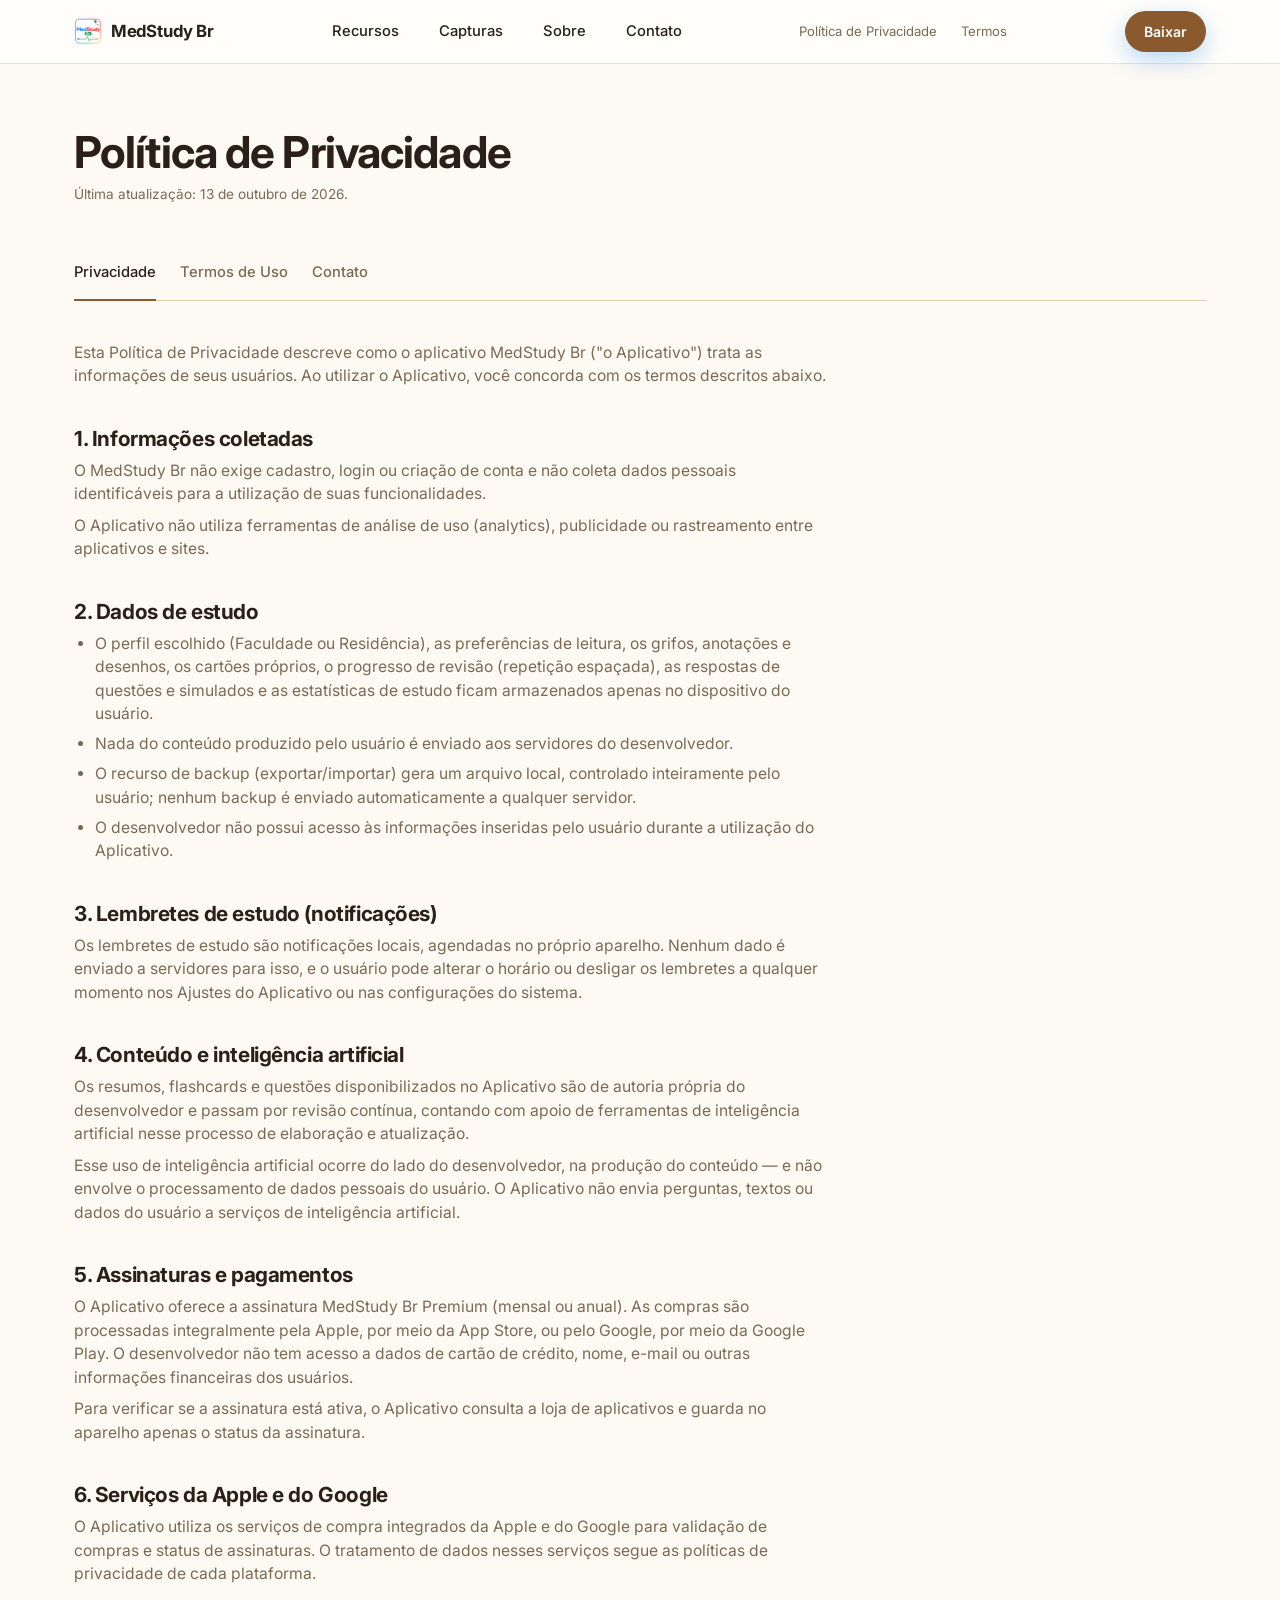
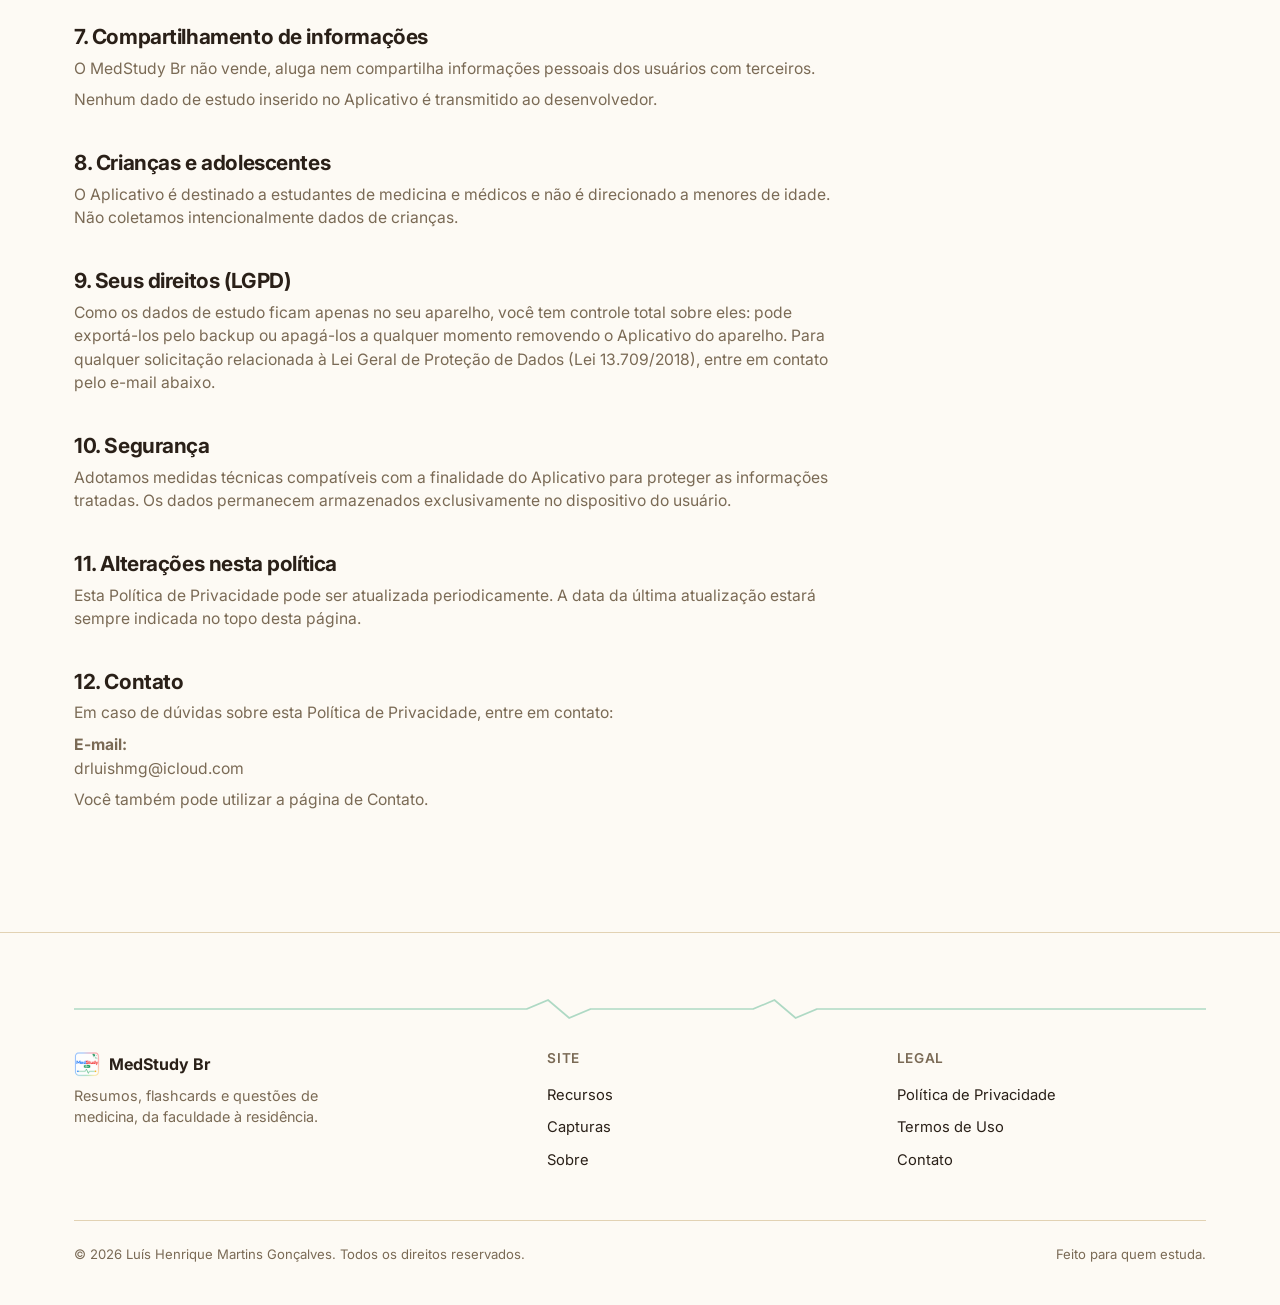
<file: privacy.html>
<!DOCTYPE html>
<html lang="pt-BR">
<head>
<meta charset="UTF-8" />
<meta name="viewport" content="width=device-width, initial-scale=1.0" />
<title>Política de Privacidade — MedStudy Br</title>
<meta name="description" content="Política de Privacidade do aplicativo MedStudy Br: como tratamos os dados de estudo e sua privacidade." />
<link rel="canonical" href="https://drluishmg-code.github.io/medstudybr/privacy.html" />
<meta name="robots" content="index, follow" />

<link rel="icon" type="image/x-icon" href="assets/favicon.ico" />
<link rel="apple-touch-icon" href="assets/apple-touch-icon.png" />
<link rel="manifest" href="manifest.json" />
<meta name="theme-color" content="#8a5a2e" />

<meta property="og:type" content="website" />
<meta property="og:title" content="Política de Privacidade — MedStudy Br" />
<meta property="og:description" content="Como o MedStudy Br trata os dados de estudo e sua privacidade." />
<meta property="og:url" content="https://drluishmg-code.github.io/medstudybr/privacy.html" />
<meta property="og:locale" content="pt_BR" />

<link rel="preconnect" href="https://fonts.googleapis.com" />
<link rel="preconnect" href="https://fonts.gstatic.com" crossorigin />
<link href="https://fonts.googleapis.com/css2?family=Inter:wght@400;500;600;700;800&family=JetBrains+Mono:wght@500;700&display=swap" rel="stylesheet" />
<link rel="stylesheet" href="style.css" />
</head>
<body>

<a class="visually-hidden" href="#main">Pular para o conteúdo</a>

<header class="site-header">
  <div class="container nav">
    <a href="index.html" class="nav-brand">
      <img src="assets/logo.png" alt="" width="28" height="28" />
      <span>MedStudy Br</span>
    </a>

    <nav class="nav-links" aria-label="Navegação principal">
      <a href="index.html#recursos">Recursos</a>
      <a href="index.html#capturas">Capturas</a>
      <a href="index.html#sobre">Sobre</a>
      <a href="contact.html">Contato</a>
    </nav>

    <div class="nav-secondary-links" aria-label="Navegação legal">
      <a href="privacy.html" aria-current="page">Política de Privacidade</a>
      <a href="terms.html">Termos</a>
    </div>

    <div class="nav-cta">
      <a href="index.html#download" class="btn btn-primary" style="padding:0.6rem 1.2rem; font-size:0.88rem;">Baixar</a>
      <button class="nav-toggle" aria-label="Abrir menu" aria-expanded="false" aria-controls="navDrawer">
        <span></span><span></span><span></span>
      </button>
    </div>
  </div>

  <div class="nav-drawer" id="navDrawer">
    <a href="index.html#recursos">Recursos</a>
    <a href="index.html#capturas">Capturas</a>
    <a href="index.html#sobre">Sobre</a>
    <a href="contact.html">Contato</a>
    <a href="privacy.html">Política de Privacidade</a>
    <a href="terms.html">Termos</a>
  </div>
</header>

<main id="main">
  <div class="container page-header">
    <h1>Política de Privacidade</h1>
    <p class="updated-note">Última atualização: 13 de outubro de 2026.</p>
  </div>

  <div class="container">
    <nav class="legal-nav" aria-label="Navegação legal">
      <a href="privacy.html" aria-current="page">Privacidade</a>
      <a href="terms.html">Termos de Uso</a>
      <a href="contact.html">Contato</a>
    </nav>

    <div class="legal-content">
      <p>Esta Política de Privacidade descreve como o aplicativo MedStudy Br ("o Aplicativo") trata as informações de seus usuários. Ao utilizar o Aplicativo, você concorda com os termos descritos abaixo.</p>

      <h2>1. Informações coletadas</h2>
      <p>O MedStudy Br não exige cadastro, login ou criação de conta e não coleta dados pessoais identificáveis para a utilização de suas funcionalidades.</p>
      <p>O Aplicativo não utiliza ferramentas de análise de uso (analytics), publicidade ou rastreamento entre aplicativos e sites.</p>

      <h2>2. Dados de estudo</h2>
      <ul>
        <li>O perfil escolhido (Faculdade ou Residência), as preferências de leitura, os grifos, anotações e desenhos, os cartões próprios, o progresso de revisão (repetição espaçada), as respostas de questões e simulados e as estatísticas de estudo ficam armazenados apenas no dispositivo do usuário.</li>
        <li>Nada do conteúdo produzido pelo usuário é enviado aos servidores do desenvolvedor.</li>
        <li>O recurso de backup (exportar/importar) gera um arquivo local, controlado inteiramente pelo usuário; nenhum backup é enviado automaticamente a qualquer servidor.</li>
        <li>O desenvolvedor não possui acesso às informações inseridas pelo usuário durante a utilização do Aplicativo.</li>
      </ul>

      <h2>3. Lembretes de estudo (notificações)</h2>
      <p>Os lembretes de estudo são notificações locais, agendadas no próprio aparelho. Nenhum dado é enviado a servidores para isso, e o usuário pode alterar o horário ou desligar os lembretes a qualquer momento nos Ajustes do Aplicativo ou nas configurações do sistema.</p>

      <h2>4. Conteúdo e inteligência artificial</h2>
      <p>Os resumos, flashcards e questões disponibilizados no Aplicativo são de autoria própria do desenvolvedor e passam por revisão contínua, contando com apoio de ferramentas de inteligência artificial nesse processo de elaboração e atualização.</p>
      <p>Esse uso de inteligência artificial ocorre do lado do desenvolvedor, na produção do conteúdo — e não envolve o processamento de dados pessoais do usuário. O Aplicativo não envia perguntas, textos ou dados do usuário a serviços de inteligência artificial.</p>

      <h2>5. Assinaturas e pagamentos</h2>
      <p>O Aplicativo oferece a assinatura MedStudy Br Premium (mensal ou anual). As compras são processadas integralmente pela Apple, por meio da App Store, ou pelo Google, por meio da Google Play. O desenvolvedor não tem acesso a dados de cartão de crédito, nome, e-mail ou outras informações financeiras dos usuários.</p>
      <p>Para verificar se a assinatura está ativa, o Aplicativo consulta a loja de aplicativos e guarda no aparelho apenas o status da assinatura.</p>

      <h2>6. Serviços da Apple e do Google</h2>
      <p>O Aplicativo utiliza os serviços de compra integrados da Apple e do Google para validação de compras e status de assinaturas. O tratamento de dados nesses serviços segue as políticas de privacidade de cada plataforma.</p>

      <h2>7. Compartilhamento de informações</h2>
      <p>O MedStudy Br não vende, aluga nem compartilha informações pessoais dos usuários com terceiros.</p>
      <p>Nenhum dado de estudo inserido no Aplicativo é transmitido ao desenvolvedor.</p>

      <h2>8. Crianças e adolescentes</h2>
      <p>O Aplicativo é destinado a estudantes de medicina e médicos e não é direcionado a menores de idade. Não coletamos intencionalmente dados de crianças.</p>

      <h2>9. Seus direitos (LGPD)</h2>
      <p>Como os dados de estudo ficam apenas no seu aparelho, você tem controle total sobre eles: pode exportá-los pelo backup ou apagá-los a qualquer momento removendo o Aplicativo do aparelho. Para qualquer solicitação relacionada à Lei Geral de Proteção de Dados (Lei 13.709/2018), entre em contato pelo e-mail abaixo.</p>

      <h2>10. Segurança</h2>
      <p>Adotamos medidas técnicas compatíveis com a finalidade do Aplicativo para proteger as informações tratadas. Os dados permanecem armazenados exclusivamente no dispositivo do usuário.</p>

      <h2>11. Alterações nesta política</h2>
      <p>Esta Política de Privacidade pode ser atualizada periodicamente. A data da última atualização estará sempre indicada no topo desta página.</p>

      <h2>12. Contato</h2>
      <p>Em caso de dúvidas sobre esta Política de Privacidade, entre em contato:</p>
      <p><strong>E-mail:</strong><br>
      <a href="mailto:drluishmg@icloud.com">drluishmg@icloud.com</a></p>
      <p>Você também pode utilizar a <a href="contact.html">página de Contato</a>.</p>
    </div>
  </div>
</main>

<footer class="site-footer">
  <div class="container">
    <svg class="ecg-divider" viewBox="0 0 800 24" preserveAspectRatio="none" aria-hidden="true">
      <path d="M0 12 H320 L335 3 L350 21 L365 12 H480 L495 3 L510 21 L525 12 H800"/>
    </svg>

    <div class="footer-top">
      <div>
        <div class="footer-brand">
          <img src="assets/logo.png" alt="" width="26" height="26" />
          <span>MedStudy Br</span>
        </div>
        <p class="footer-tagline">Resumos, flashcards e questões de medicina, da faculdade à residência.</p>
      </div>

      <div class="footer-col">
        <h4>Site</h4>
        <ul>
          <li><a href="index.html#recursos">Recursos</a></li>
          <li><a href="index.html#capturas">Capturas</a></li>
          <li><a href="index.html#sobre">Sobre</a></li>
        </ul>
      </div>

      <div class="footer-col">
        <h4>Legal</h4>
        <ul>
          <li><a href="privacy.html">Política de Privacidade</a></li>
          <li><a href="terms.html">Termos de Uso</a></li>
          <li><a href="contact.html">Contato</a></li>
        </ul>
      </div>
    </div>

    <div class="footer-bottom">
      <span>© <span data-year>2026</span> Luís Henrique Martins Gonçalves. Todos os direitos reservados.</span>
      <span>Feito para quem estuda.</span>
    </div>
  </div>
</footer>

<button class="back-to-top" aria-label="Voltar ao topo">
  <svg viewBox="0 0 24 24" fill="none" stroke="currentColor" stroke-width="2" stroke-linecap="round" stroke-linejoin="round"><path d="M12 19V5"/><path d="M5 12l7-7 7 7"/></svg>
</button>

<script src="script.js"></script>
</body>
</html>
</file>
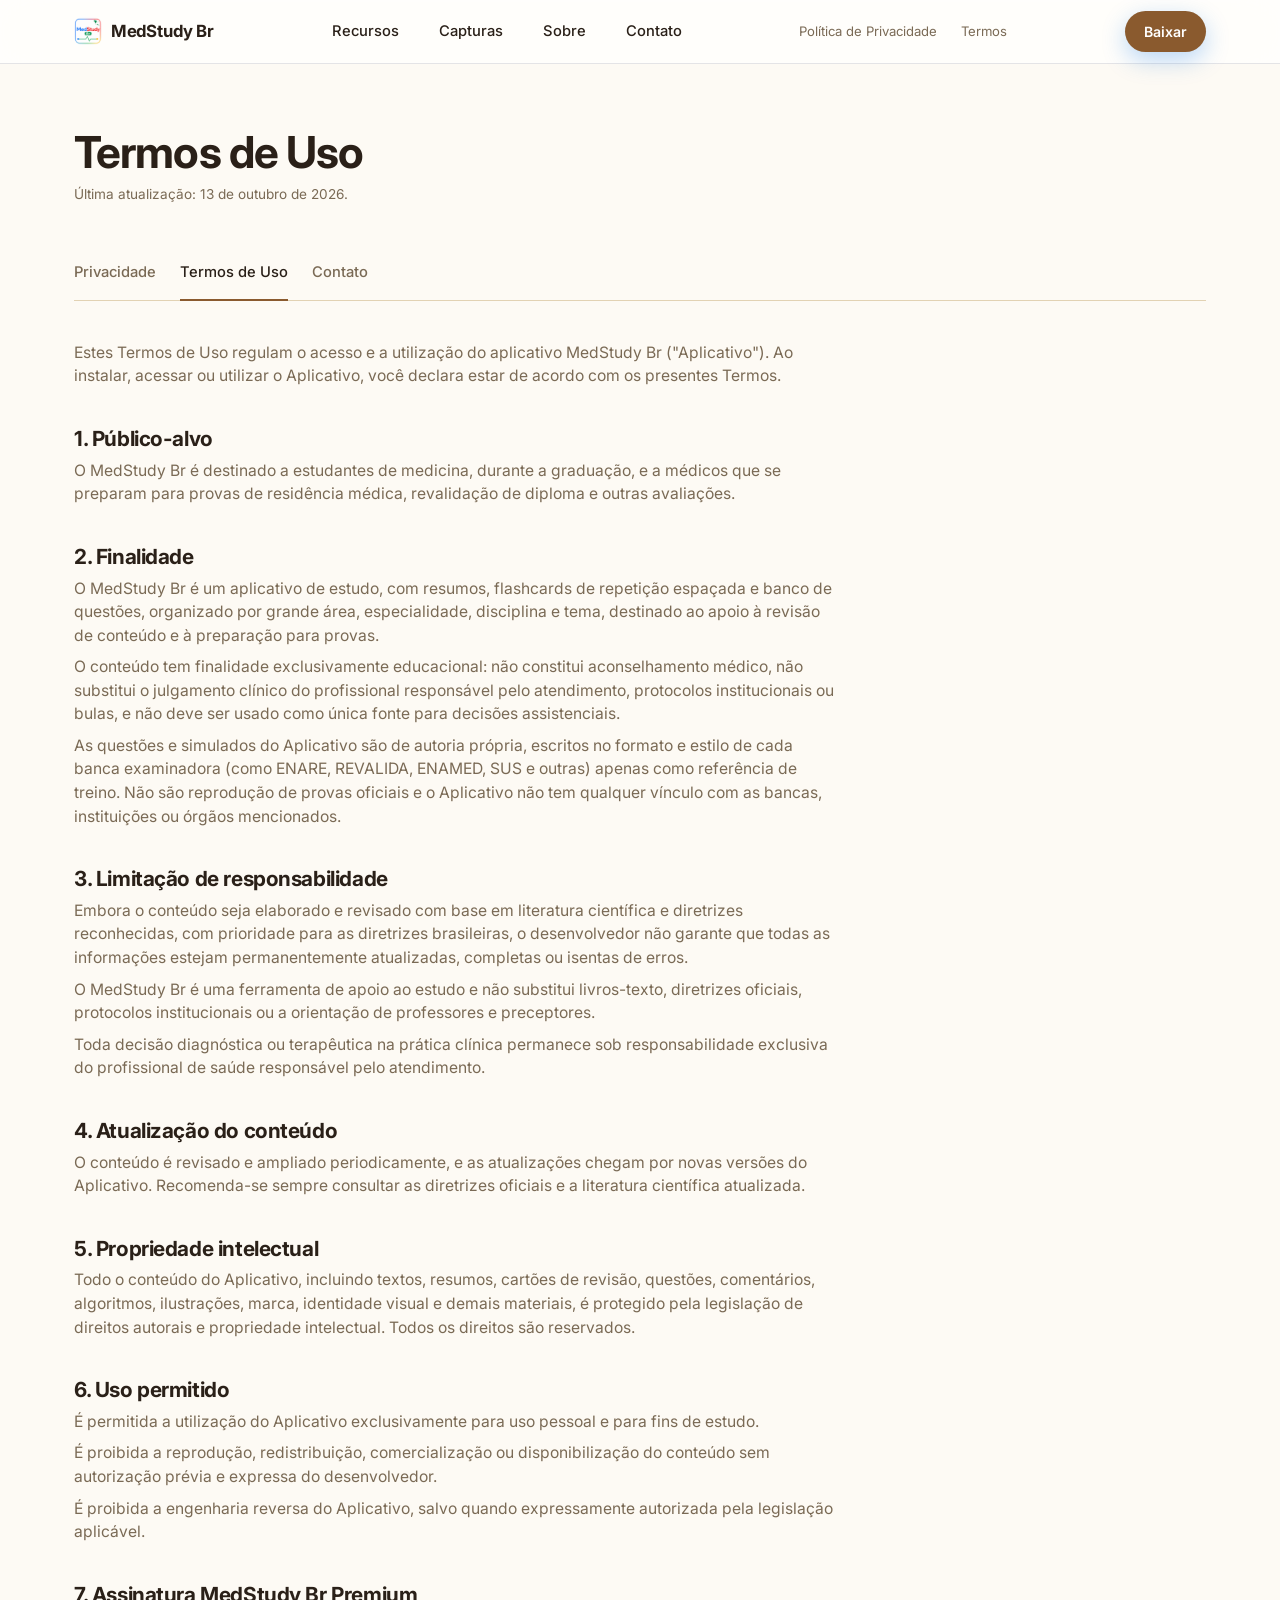
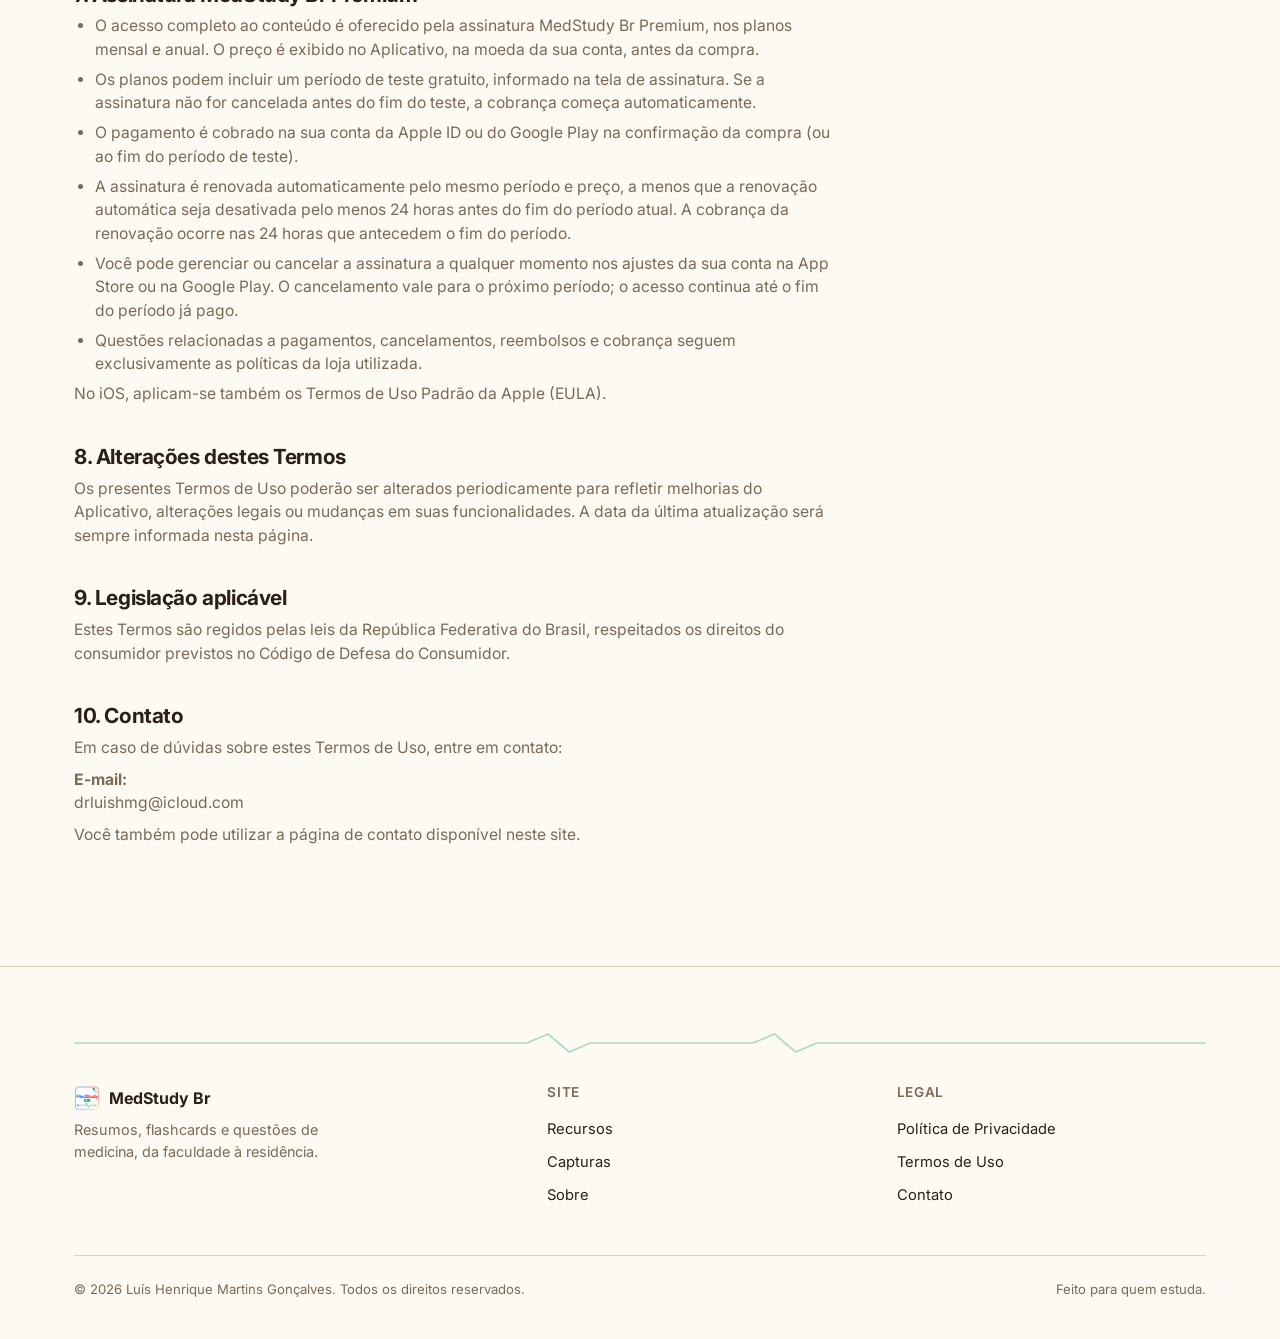
<file: terms.html>
<!DOCTYPE html>
<html lang="pt-BR">
<head>
<meta charset="UTF-8" />
<meta name="viewport" content="width=device-width, initial-scale=1.0" />
<title>Termos de Uso — MedStudy Br</title>
<meta name="description" content="Termos de Uso do aplicativo MedStudy Br: finalidade de estudo, responsabilidades e direitos autorais." />
<link rel="canonical" href="https://drluishmg-code.github.io/medstudybr/terms.html" />
<meta name="robots" content="index, follow" />

<link rel="icon" type="image/x-icon" href="assets/favicon.ico" />
<link rel="apple-touch-icon" href="assets/apple-touch-icon.png" />
<link rel="manifest" href="manifest.json" />
<meta name="theme-color" content="#8a5a2e" />

<meta property="og:type" content="website" />
<meta property="og:title" content="Termos de Uso — MedStudy Br" />
<meta property="og:description" content="Condições de uso do aplicativo MedStudy Br." />
<meta property="og:url" content="https://drluishmg-code.github.io/medstudybr/terms.html" />
<meta property="og:locale" content="pt_BR" />

<link rel="preconnect" href="https://fonts.googleapis.com" />
<link rel="preconnect" href="https://fonts.gstatic.com" crossorigin />
<link href="https://fonts.googleapis.com/css2?family=Inter:wght@400;500;600;700;800&family=JetBrains+Mono:wght@500;700&display=swap" rel="stylesheet" />
<link rel="stylesheet" href="style.css" />
</head>
<body>

<a class="visually-hidden" href="#main">Pular para o conteúdo</a>

<header class="site-header">
  <div class="container nav">
    <a href="index.html" class="nav-brand">
      <img src="assets/logo.png" alt="" width="28" height="28" />
      <span>MedStudy Br</span>
    </a>

    <nav class="nav-links" aria-label="Navegação principal">
      <a href="index.html#recursos">Recursos</a>
      <a href="index.html#capturas">Capturas</a>
      <a href="index.html#sobre">Sobre</a>
      <a href="contact.html">Contato</a>
    </nav>

    <div class="nav-secondary-links" aria-label="Navegação legal">
      <a href="privacy.html">Política de Privacidade</a>
      <a href="terms.html" aria-current="page">Termos</a>
    </div>

    <div class="nav-cta">
      <a href="index.html#download" class="btn btn-primary" style="padding:0.6rem 1.2rem; font-size:0.88rem;">Baixar</a>
      <button class="nav-toggle" aria-label="Abrir menu" aria-expanded="false" aria-controls="navDrawer">
        <span></span><span></span><span></span>
      </button>
    </div>
  </div>

  <div class="nav-drawer" id="navDrawer">
    <a href="index.html#recursos">Recursos</a>
    <a href="index.html#capturas">Capturas</a>
    <a href="index.html#sobre">Sobre</a>
    <a href="contact.html">Contato</a>
    <a href="privacy.html">Política de Privacidade</a>
    <a href="terms.html">Termos</a>
  </div>
</header>

<main id="main">
  <div class="container page-header">
    <h1>Termos de Uso</h1>
    <p class="updated-note">Última atualização: 13 de outubro de 2026.</p>
  </div>

  <div class="container">
    <nav class="legal-nav" aria-label="Navegação legal">
      <a href="privacy.html">Privacidade</a>
      <a href="terms.html" aria-current="page">Termos de Uso</a>
      <a href="contact.html">Contato</a>
    </nav>

    <div class="legal-content">
      <p>Estes Termos de Uso regulam o acesso e a utilização do aplicativo MedStudy Br ("Aplicativo"). Ao instalar, acessar ou utilizar o Aplicativo, você declara estar de acordo com os presentes Termos.</p>

      <h2>1. Público-alvo</h2>
      <p>O MedStudy Br é destinado a estudantes de medicina, durante a graduação, e a médicos que se preparam para provas de residência médica, revalidação de diploma e outras avaliações.</p>

      <h2>2. Finalidade</h2>
      <p>O MedStudy Br é um aplicativo de estudo, com resumos, flashcards de repetição espaçada e banco de questões, organizado por grande área, especialidade, disciplina e tema, destinado ao apoio à revisão de conteúdo e à preparação para provas.</p>
      <p>O conteúdo tem finalidade exclusivamente educacional: não constitui aconselhamento médico, não substitui o julgamento clínico do profissional responsável pelo atendimento, protocolos institucionais ou bulas, e não deve ser usado como única fonte para decisões assistenciais.</p>
      <p>As questões e simulados do Aplicativo são de autoria própria, escritos no formato e estilo de cada banca examinadora (como ENARE, REVALIDA, ENAMED, SUS e outras) apenas como referência de treino. Não são reprodução de provas oficiais e o Aplicativo não tem qualquer vínculo com as bancas, instituições ou órgãos mencionados.</p>

      <h2>3. Limitação de responsabilidade</h2>
      <p>Embora o conteúdo seja elaborado e revisado com base em literatura científica e diretrizes reconhecidas, com prioridade para as diretrizes brasileiras, o desenvolvedor não garante que todas as informações estejam permanentemente atualizadas, completas ou isentas de erros.</p>
      <p>O MedStudy Br é uma ferramenta de apoio ao estudo e não substitui livros-texto, diretrizes oficiais, protocolos institucionais ou a orientação de professores e preceptores.</p>
      <p>Toda decisão diagnóstica ou terapêutica na prática clínica permanece sob responsabilidade exclusiva do profissional de saúde responsável pelo atendimento.</p>

      <h2>4. Atualização do conteúdo</h2>
      <p>O conteúdo é revisado e ampliado periodicamente, e as atualizações chegam por novas versões do Aplicativo. Recomenda-se sempre consultar as diretrizes oficiais e a literatura científica atualizada.</p>

      <h2>5. Propriedade intelectual</h2>
      <p>Todo o conteúdo do Aplicativo, incluindo textos, resumos, cartões de revisão, questões, comentários, algoritmos, ilustrações, marca, identidade visual e demais materiais, é protegido pela legislação de direitos autorais e propriedade intelectual. Todos os direitos são reservados.</p>

      <h2>6. Uso permitido</h2>
      <p>É permitida a utilização do Aplicativo exclusivamente para uso pessoal e para fins de estudo.</p>
      <p>É proibida a reprodução, redistribuição, comercialização ou disponibilização do conteúdo sem autorização prévia e expressa do desenvolvedor.</p>
      <p>É proibida a engenharia reversa do Aplicativo, salvo quando expressamente autorizada pela legislação aplicável.</p>

      <h2>7. Assinatura MedStudy Br Premium</h2>
      <ul>
        <li>O acesso completo ao conteúdo é oferecido pela assinatura MedStudy Br Premium, nos planos mensal e anual. O preço é exibido no Aplicativo, na moeda da sua conta, antes da compra.</li>
        <li>Os planos podem incluir um período de teste gratuito, informado na tela de assinatura. Se a assinatura não for cancelada antes do fim do teste, a cobrança começa automaticamente.</li>
        <li>O pagamento é cobrado na sua conta da Apple ID ou do Google Play na confirmação da compra (ou ao fim do período de teste).</li>
        <li>A assinatura é renovada automaticamente pelo mesmo período e preço, a menos que a renovação automática seja desativada pelo menos 24 horas antes do fim do período atual. A cobrança da renovação ocorre nas 24 horas que antecedem o fim do período.</li>
        <li>Você pode gerenciar ou cancelar a assinatura a qualquer momento nos ajustes da sua conta na App Store ou na Google Play. O cancelamento vale para o próximo período; o acesso continua até o fim do período já pago.</li>
        <li>Questões relacionadas a pagamentos, cancelamentos, reembolsos e cobrança seguem exclusivamente as políticas da loja utilizada.</li>
      </ul>
      <p>No iOS, aplicam-se também os <a href="https://www.apple.com/legal/internet-services/itunes/dev/stdeula/" target="_blank" rel="noopener">Termos de Uso Padrão da Apple (EULA)</a>.</p>

      <h2>8. Alterações destes Termos</h2>
      <p>Os presentes Termos de Uso poderão ser alterados periodicamente para refletir melhorias do Aplicativo, alterações legais ou mudanças em suas funcionalidades. A data da última atualização será sempre informada nesta página.</p>

      <h2>9. Legislação aplicável</h2>
      <p>Estes Termos são regidos pelas leis da República Federativa do Brasil, respeitados os direitos do consumidor previstos no Código de Defesa do Consumidor.</p>

      <h2>10. Contato</h2>
      <p>Em caso de dúvidas sobre estes Termos de Uso, entre em contato:</p>
      <p><strong>E-mail:</strong><br>
      <a href="mailto:drluishmg@icloud.com">drluishmg@icloud.com</a></p>
      <p>Você também pode utilizar a <a href="contact.html">página de contato</a> disponível neste site.</p>
    </div>
  </div>
</main>

<footer class="site-footer">
  <div class="container">
    <svg class="ecg-divider" viewBox="0 0 800 24" preserveAspectRatio="none" aria-hidden="true">
      <path d="M0 12 H320 L335 3 L350 21 L365 12 H480 L495 3 L510 21 L525 12 H800"/>
    </svg>

    <div class="footer-top">
      <div>
        <div class="footer-brand">
          <img src="assets/logo.png" alt="" width="26" height="26" />
          <span>MedStudy Br</span>
        </div>
        <p class="footer-tagline">Resumos, flashcards e questões de medicina, da faculdade à residência.</p>
      </div>

      <div class="footer-col">
        <h4>Site</h4>
        <ul>
          <li><a href="index.html#recursos">Recursos</a></li>
          <li><a href="index.html#capturas">Capturas</a></li>
          <li><a href="index.html#sobre">Sobre</a></li>
        </ul>
      </div>

      <div class="footer-col">
        <h4>Legal</h4>
        <ul>
          <li><a href="privacy.html">Política de Privacidade</a></li>
          <li><a href="terms.html">Termos de Uso</a></li>
          <li><a href="contact.html">Contato</a></li>
        </ul>
      </div>
    </div>

    <div class="footer-bottom">
      <span>© <span data-year>2026</span> Luís Henrique Martins Gonçalves. Todos os direitos reservados.</span>
      <span>Feito para quem estuda.</span>
    </div>
  </div>
</footer>

<button class="back-to-top" aria-label="Voltar ao topo">
  <svg viewBox="0 0 24 24" fill="none" stroke="currentColor" stroke-width="2" stroke-linecap="round" stroke-linejoin="round"><path d="M12 19V5"/><path d="M5 12l7-7 7 7"/></svg>
</button>

<script src="script.js"></script>
</body>
</html>
</file>
<file: style.css>
/* ==========================================================================
   MedStudy Br — Website institucional
   style.css
   Sistema de design: tokens de cor/tipografia + componentes + responsivo
   Baseado na estrutura do site do AnestICU, com paleta própria (sépia/âmbar)
   igual ao tema de leitura do app.
   ========================================================================== */

/* ---------- 1. Design tokens ---------- */
:root {
  /* Cores — extraídas do próprio app (tema sépia de leitura) */
  --color-blue: #8a5a2e;       /* marrom âmbar — cor primária (era azul no AnestICU) */
  --color-blue-dark: #6b4322;
  --color-green: #1f9d6c;
  --color-red: #e2672c;
  --color-red-dark: #c14f1c;

  --color-bg: #fdfaf4;
  --color-bg-alt: #f6ecdc;
  --color-bg-alt-2: #f0e2c9;
  --color-border: #e2d2b3;

  --color-text: #2a2018;
  --color-text-secondary: #7a6a55;
  --color-text-on-dark: #f6ecdc;

  /* Tipografia */
  --font-display: "Inter", -apple-system, BlinkMacSystemFont, "Segoe UI", sans-serif;
  --font-body: "Inter", -apple-system, BlinkMacSystemFont, "Segoe UI", sans-serif;
  --font-mono: "JetBrains Mono", "SFMono-Regular", Menlo, monospace;

  /* Espaçamento */
  --space-xs: 0.5rem;
  --space-sm: 1rem;
  --space-md: 1.5rem;
  --space-lg: 2.5rem;
  --space-xl: 4rem;
  --space-2xl: 7rem;

  /* Raios e sombras */
  --radius-sm: 12px;
  --radius-md: 20px;
  --radius-lg: 32px;
  --shadow-sm: 0 2px 10px rgba(0, 0, 0, 0.06);
  --shadow-md: 0 12px 40px rgba(0, 0, 0, 0.08);
  --shadow-lg: 0 24px 70px rgba(0, 0, 0, 0.12);

  /* Transições */
  --ease: cubic-bezier(0.22, 1, 0.36, 1);
  --dur-fast: 0.2s;
  --dur-med: 0.5s;
  --dur-slow: 0.9s;

  --header-h: 64px;
  --max-w: 1180px;
}

/* ---------- 2. Reset ---------- */
*,
*::before,
*::after {
  box-sizing: border-box;
  margin: 0;
  padding: 0;
}

html {
  scroll-behavior: smooth;
  -webkit-text-size-adjust: 100%;
}

@media (prefers-reduced-motion: reduce) {
  html {
    scroll-behavior: auto;
  }
  *,
  *::before,
  *::after {
    animation-duration: 0.001ms !important;
    animation-iteration-count: 1 !important;
    transition-duration: 0.001ms !important;
    scroll-behavior: auto !important;
  }
}

body {
  font-family: var(--font-body);
  color: var(--color-text);
  background: var(--color-bg);
  line-height: 1.5;
  -webkit-font-smoothing: antialiased;
  overflow-x: hidden;
}

img {
  max-width: 100%;
  display: block;
}

a {
  color: inherit;
  text-decoration: none;
}

ul {
  list-style: none;
}

button {
  font: inherit;
  cursor: pointer;
  border: none;
  background: none;
  color: inherit;
}

/* Foco visível para acessibilidade */
a:focus-visible,
button:focus-visible,
input:focus-visible,
textarea:focus-visible {
  outline: 2px solid var(--color-blue);
  outline-offset: 3px;
  border-radius: 4px;
}

.visually-hidden {
  position: absolute;
  left: -9999px;
  top: auto;
  z-index: 1000;
  background: var(--color-blue);
  color: #fff;
  padding: 0.6rem 1rem;
  border-radius: var(--radius-sm);
}

.visually-hidden:focus {
  left: var(--space-md);
  top: var(--space-xs);
}

.container {
  max-width: var(--max-w);
  margin-inline: auto;
  padding-inline: var(--space-md);
}

.section {
  padding-block: var(--space-2xl);
}

.section-alt {
  background: var(--color-bg-alt);
}

.eyebrow {
  display: inline-block;
  font-size: 0.8rem;
  font-weight: 600;
  letter-spacing: 0.06em;
  text-transform: uppercase;
  color: var(--color-blue);
  margin-bottom: var(--space-sm);
}

.section-head {
  max-width: 640px;
  margin-bottom: var(--space-xl);
}

.section-head.center {
  margin-inline: auto;
  text-align: center;
}

h1,
h2,
h3,
h4 {
  font-family: var(--font-display);
  font-weight: 700;
  letter-spacing: -0.02em;
  line-height: 1.1;
}

h2 {
  font-size: clamp(1.9rem, 3.4vw, 2.75rem);
}

h3 {
  font-size: 1.2rem;
}

p {
  color: var(--color-text-secondary);
}

.lede {
  font-size: clamp(1.05rem, 1.5vw, 1.25rem);
}

/* ---------- 3. Botões ---------- */
.btn {
  display: inline-flex;
  align-items: center;
  justify-content: center;
  gap: 0.5rem;
  padding: 0.9rem 1.7rem;
  border-radius: 999px;
  font-weight: 600;
  font-size: 0.98rem;
  transition: transform var(--dur-fast) var(--ease), box-shadow var(--dur-fast) var(--ease), background var(--dur-fast) var(--ease);
  white-space: nowrap;
}

.btn:hover {
  transform: translateY(-2px);
}

.btn:active {
  transform: translateY(0);
}

.btn-primary {
  background: var(--color-blue);
  color: #fff;
  box-shadow: 0 8px 24px rgba(0, 113, 227, 0.28);
}

.btn-primary:hover {
  background: var(--color-blue-dark);
  box-shadow: 0 12px 30px rgba(0, 113, 227, 0.36);
}

.btn-secondary {
  background: var(--color-bg-alt-2);
  color: var(--color-text);
  border: 1px solid var(--color-border);
}

.btn-secondary:hover {
  background: #e4e7ea;
}

.btn-secondary[aria-disabled="true"] {
  opacity: 0.55;
  pointer-events: none;
}

.btn-ghost {
  color: var(--color-blue);
  font-weight: 600;
}

.btn-lg {
  padding: 1.05rem 2rem;
  font-size: 1.05rem;
}

/* ---------- 4. Header ---------- */
.site-header {
  position: fixed;
  inset-block-start: 0;
  inset-inline: 0;
  height: var(--header-h);
  z-index: 100;
  display: flex;
  align-items: center;
  background: rgba(255, 255, 255, 0.72);
  backdrop-filter: saturate(180%) blur(20px);
  -webkit-backdrop-filter: saturate(180%) blur(20px);
  border-bottom: 1px solid rgba(210, 210, 215, 0.6);
  transition: box-shadow var(--dur-fast) var(--ease);
}

.site-header.is-scrolled {
  box-shadow: var(--shadow-sm);
}

.nav {
  width: 100%;
  display: flex;
  align-items: center;
  justify-content: space-between;
}

.nav-brand {
  display: flex;
  align-items: center;
  gap: 0.55rem;
  font-weight: 700;
  font-size: 1.05rem;
  letter-spacing: -0.01em;
}

.nav-brand img {
  width: 28px;
  height: 28px;
  border-radius: 8px;
}

.nav-links {
  display: flex;
  align-items: center;
  gap: var(--space-lg);
}

.nav-links a {
  font-size: 0.92rem;
  font-weight: 500;
  color: var(--color-text);
  position: relative;
  padding-block: 4px;
}

.nav-links a::after {
  content: "";
  position: absolute;
  left: 0;
  right: 100%;
  bottom: 0;
  height: 2px;
  background: var(--color-blue);
  transition: right var(--dur-fast) var(--ease);
  border-radius: 2px;
}

.nav-links a:hover::after,
.nav-links a[aria-current="page"]::after {
  right: 0;
}

.nav-secondary-links {
  display: flex;
  gap: var(--space-md);
}

.nav-secondary-links a {
  font-size: 0.82rem;
  color: var(--color-text-secondary);
}

.nav-toggle {
  display: none;
  flex-direction: column;
  gap: 5px;
  padding: 8px;
}

.nav-toggle span {
  width: 22px;
  height: 2px;
  background: var(--color-text);
  border-radius: 2px;
  transition: transform var(--dur-fast) var(--ease), opacity var(--dur-fast) var(--ease);
}

.nav-cta {
  display: flex;
  align-items: center;
  gap: var(--space-sm);
}

/* ---------- 5. Hero ---------- */
.hero {
  position: relative;
  padding-block-start: calc(var(--header-h) + var(--space-xl));
  padding-block-end: var(--space-2xl);
  overflow: hidden;
}

.hero .container {
  display: grid;
  grid-template-columns: 1.05fr 0.95fr;
  gap: var(--space-xl);
  align-items: center;
}

.hero-copy .eyebrow {
  display: flex;
  align-items: center;
  gap: 0.4rem;
}

.hero-copy h1 {
  font-size: clamp(2.6rem, 6vw, 4.2rem);
  margin-bottom: var(--space-sm);
}

.hero-copy .lede-title {
  font-size: clamp(1.15rem, 2vw, 1.4rem);
  color: var(--color-text);
  font-weight: 600;
  margin-bottom: var(--space-sm);
}

.hero-copy p.lede {
  margin-bottom: var(--space-lg);
  max-width: 46ch;
}

.hero-actions {
  display: flex;
  flex-wrap: wrap;
  gap: var(--space-sm);
  margin-bottom: var(--space-lg);
}

.hero-meta {
  display: flex;
  gap: var(--space-lg);
  flex-wrap: wrap;
}

.hero-meta div {
  display: flex;
  flex-direction: column;
}

.hero-meta strong {
  font-family: var(--font-mono);
  font-size: 1.3rem;
  color: var(--color-text);
}

.hero-meta span {
  font-size: 0.8rem;
  color: var(--color-text-secondary);
}

/* Traçado de ECG — elemento assinatura do site */
.hero-ecg {
  position: absolute;
  inset-inline-start: 0;
  inset-block-end: 6%;
  width: 55%;
  height: 90px;
  opacity: 0.5;
  pointer-events: none;
  z-index: 0;
}

.hero-ecg path {
  fill: none;
  stroke: var(--color-blue);
  stroke-width: 2;
  stroke-linecap: round;
  stroke-linejoin: round;
  stroke-dasharray: 1400;
  stroke-dashoffset: 1400;
  animation: draw-ecg 3.2s var(--ease) 0.3s forwards, pulse-ecg 2.6s ease-in-out 3.6s infinite;
}

@keyframes draw-ecg {
  to {
    stroke-dashoffset: 0;
  }
}

@keyframes pulse-ecg {
  0%,
  100% {
    opacity: 0.35;
  }
  50% {
    opacity: 0.6;
  }
}

/* Mockup do telefone (placeholder para screenshot real) */
.phone-mock {
  position: relative;
  width: min(300px, 78vw);
  margin-inline: auto;
  aspect-ratio: 9 / 19.5;
  border-radius: 46px;
  background: #0b0c0e;
  padding: 12px;
  box-shadow: var(--shadow-lg);
  isolation: isolate;
}

.phone-mock::before {
  content: "";
  position: absolute;
  top: 12px;
  left: 50%;
  translate: -50% 0;
  width: 34%;
  height: 22px;
  background: #0b0c0e;
  border-radius: 20px;
  z-index: 2;
}

.phone-screen {
  width: 100%;
  height: 100%;
  border-radius: 34px;
  overflow: hidden;
  background: linear-gradient(160deg, #f3e6cf 0%, #f6ecdc 55%, #eadfc4 100%);
  position: relative;
}

.phone-screen img {
  width: 100%;
  height: 100%;
  object-fit: cover;
}

.phone-screen .mock-ui {
  padding: 40px 16px 16px;
  display: flex;
  flex-direction: column;
  gap: 10px;
  height: 100%;
}

.mock-ui .mock-topbar {
  font-family: var(--font-mono);
  font-size: 0.62rem;
  color: var(--color-text-secondary);
  display: flex;
  justify-content: space-between;
  margin-bottom: 6px;
}

.mock-card {
  background: #fff;
  border-radius: 14px;
  padding: 12px;
  box-shadow: var(--shadow-sm);
  display: flex;
  flex-direction: column;
  gap: 6px;
}

.mock-card .mock-title {
  font-size: 0.72rem;
  font-weight: 700;
  color: var(--color-text);
}

.mock-card .mock-line {
  height: 6px;
  border-radius: 3px;
  background: var(--color-bg-alt-2);
}

.mock-card .mock-line.short {
  width: 55%;
}

.mock-badge {
  display: inline-flex;
  align-self: flex-start;
  font-family: var(--font-mono);
  font-size: 0.6rem;
  font-weight: 700;
  padding: 3px 8px;
  border-radius: 8px;
}

.mock-badge.blue {
  background: rgba(0, 113, 227, 0.12);
  color: var(--color-blue);
}

.mock-badge.green {
  background: rgba(18, 183, 106, 0.14);
  color: var(--color-green);
}

.mock-badge.red {
  background: rgba(255, 59, 48, 0.12);
  color: var(--color-red-dark);
}

.hero-figure {
  position: relative;
  z-index: 1;
}

.floating-chip {
  position: absolute;
  background: #fff;
  border-radius: var(--radius-sm);
  box-shadow: var(--shadow-md);
  padding: 0.65rem 0.9rem;
  font-family: var(--font-mono);
  font-size: 0.72rem;
  display: flex;
  align-items: center;
  gap: 0.5rem;
  animation: float 5s ease-in-out infinite;
}

.floating-chip.chip-1 {
  top: 8%;
  right: -6%;
  animation-delay: 0.2s;
}

.floating-chip.chip-2 {
  bottom: 14%;
  left: -10%;
  animation-delay: 1.2s;
}

.floating-chip .dot {
  width: 8px;
  height: 8px;
  border-radius: 50%;
}

.dot.green {
  background: var(--color-green);
}
.dot.blue {
  background: var(--color-blue);
}

@keyframes float {
  0%,
  100% {
    transform: translateY(0);
  }
  50% {
    transform: translateY(-10px);
  }
}

/* ---------- 6. Marquee de destaque ---------- */
.trust-bar {
  border-block: 1px solid var(--color-border);
  padding-block: var(--space-md);
}

.trust-bar ul {
  display: flex;
  justify-content: center;
  flex-wrap: wrap;
  gap: var(--space-lg);
  font-size: 0.85rem;
  color: var(--color-text-secondary);
  font-weight: 500;
}

.trust-bar li {
  display: flex;
  align-items: center;
  gap: 0.45rem;
}

.trust-bar svg {
  width: 16px;
  height: 16px;
  flex-shrink: 0;
}

/* ---------- 7. Recursos (features) ---------- */
.features-grid {
  display: grid;
  grid-template-columns: repeat(4, 1fr);
  gap: var(--space-sm);
}

.feature-card {
  background: var(--color-bg);
  border: 1px solid var(--color-border);
  border-radius: var(--radius-md);
  padding: var(--space-md);
  transition: transform var(--dur-fast) var(--ease), box-shadow var(--dur-fast) var(--ease), border-color var(--dur-fast) var(--ease);
}

.feature-card:hover {
  transform: translateY(-4px);
  box-shadow: var(--shadow-md);
  border-color: transparent;
}

.feature-icon {
  width: 44px;
  height: 44px;
  border-radius: 12px;
  display: flex;
  align-items: center;
  justify-content: center;
  margin-bottom: var(--space-sm);
}

.feature-icon svg {
  width: 22px;
  height: 22px;
  stroke: #fff;
}

.feature-icon.blue {
  background: var(--color-blue);
}
.feature-icon.green {
  background: var(--color-green);
}
.feature-icon.red {
  background: var(--color-red);
}

.feature-card h3 {
  margin-bottom: 0.35rem;
}

.feature-card p {
  font-size: 0.9rem;
}

/* ---------- 8. Capturas / carrossel ---------- */
.carousel {
  position: relative;
}

.carousel-track-wrap {
  overflow: hidden;
  border-radius: var(--radius-lg);
}

.carousel-track {
  display: flex;
  transition: transform var(--dur-med) var(--ease);
}

.carousel-slide {
  flex: 0 0 100%;
  display: flex;
  justify-content: center;
  padding: var(--space-lg) var(--space-md);
  background: var(--color-bg-alt);
}

.carousel-slide .phone-mock {
  width: min(240px, 60vw);
}

.carousel-caption {
  text-align: center;
  margin-top: var(--space-sm);
  font-size: 0.85rem;
  color: var(--color-text-secondary);
}

.carousel-controls {
  display: flex;
  align-items: center;
  justify-content: center;
  gap: var(--space-md);
  margin-top: var(--space-md);
}

.carousel-btn {
  width: 42px;
  height: 42px;
  border-radius: 50%;
  border: 1px solid var(--color-border);
  display: flex;
  align-items: center;
  justify-content: center;
  transition: background var(--dur-fast) var(--ease), transform var(--dur-fast) var(--ease);
}

.carousel-btn:hover {
  background: var(--color-bg-alt-2);
  transform: scale(1.05);
}

.carousel-btn svg {
  width: 18px;
  height: 18px;
}

.carousel-dots {
  display: flex;
  gap: 8px;
}

.carousel-dots button {
  width: 8px;
  height: 8px;
  border-radius: 50%;
  background: var(--color-border);
  transition: background var(--dur-fast) var(--ease), width var(--dur-fast) var(--ease);
}

.carousel-dots button[aria-current="true"] {
  background: var(--color-blue);
  width: 22px;
  border-radius: 4px;
}

/* Múltiplos telefones lado a lado em telas largas */
@media (min-width: 900px) {
  .carousel-track-wrap {
    display: none;
  }
  .screens-row {
    display: grid;
    grid-template-columns: repeat(4, 1fr);
    gap: var(--space-md);
  }
  .screens-row .phone-mock {
    width: 100%;
  }
  .screens-row-item p {
    text-align: center;
    margin-top: var(--space-xs);
    font-size: 0.85rem;
  }
}

@media (max-width: 899px) {
  .screens-row {
    display: none;
  }
}

/* ---------- 9. Sobre ---------- */
.about-grid {
  display: grid;
  grid-template-columns: 0.9fr 1.1fr;
  gap: var(--space-xl);
  align-items: center;
}

.about-visual {
  background: var(--color-bg-alt);
  border-radius: var(--radius-lg);
  padding: var(--space-lg);
  display: flex;
  flex-direction: column;
  gap: var(--space-sm);
}

.stat-row {
  display: flex;
  justify-content: space-between;
  padding-block: var(--space-sm);
  border-bottom: 1px solid var(--color-border);
}

.stat-row:last-child {
  border-bottom: none;
}

.stat-row strong {
  font-family: var(--font-mono);
  font-size: 1.6rem;
}

.stat-row span {
  font-size: 0.82rem;
  color: var(--color-text-secondary);
  max-width: 16ch;
  text-align: right;
}

.about-copy h2 {
  margin-bottom: var(--space-sm);
}

.about-copy p + p {
  margin-top: var(--space-sm);
}

/* ---------- 10. Aviso importante (callout) ---------- */
.notice {
  border: 1px solid rgba(255, 59, 48, 0.25);
  background: linear-gradient(180deg, rgba(255, 59, 48, 0.06), rgba(255, 59, 48, 0.02));
  border-radius: var(--radius-lg);
  padding: var(--space-lg);
  display: flex;
  gap: var(--space-md);
  align-items: flex-start;
}

.notice-icon {
  flex-shrink: 0;
  width: 46px;
  height: 46px;
  border-radius: 50%;
  background: var(--color-red);
  display: flex;
  align-items: center;
  justify-content: center;
}

.notice-icon svg {
  width: 22px;
  height: 22px;
  stroke: #fff;
}

.notice h3 {
  margin-bottom: 0.4rem;
}

.notice p {
  color: var(--color-text);
  font-size: 0.95rem;
}

.notice p + p {
  margin-top: 0.5rem;
}

/* ---------- 11. CTA final ---------- */
.final-cta {
  text-align: center;
  background: linear-gradient(160deg, #f3e6cf 0%, #f6ecdc 60%, #eadfc4 100%);
  border-radius: var(--radius-lg);
  padding: var(--space-2xl) var(--space-md);
  margin-inline: var(--space-md);
}

.final-cta h2 {
  margin-bottom: var(--space-xs);
}

.final-cta p {
  margin-bottom: var(--space-lg);
}

.final-cta .hero-actions {
  justify-content: center;
}

/* ---------- 12. Páginas internas (privacidade / termos / contato) ---------- */
.page-header {
  padding-block-start: calc(var(--header-h) + var(--space-xl));
  padding-block-end: var(--space-lg);
}

.page-header h1 {
  font-size: clamp(2rem, 4vw, 2.75rem);
  margin-bottom: var(--space-xs);
}

.updated-note {
  font-size: 0.85rem;
  color: var(--color-text-secondary);
}

.legal-content {
  max-width: 760px;
  padding-block-end: var(--space-2xl);
}

.legal-content h2 {
  font-size: 1.3rem;
  margin-top: var(--space-lg);
  margin-bottom: var(--space-xs);
}

.legal-content p,
.legal-content li {
  color: var(--color-text-secondary);
  margin-bottom: var(--space-xs);
  font-size: 0.98rem;
}

.legal-content ul {
  list-style: disc;
  padding-inline-start: 1.3rem;
}

.legal-content ul li {
  margin-bottom: 0.4rem;
}

.legal-nav {
  display: flex;
  gap: var(--space-md);
  margin-bottom: var(--space-lg);
  border-bottom: 1px solid var(--color-border);
}

.legal-nav a {
  padding-block: var(--space-sm);
  font-weight: 500;
  font-size: 0.92rem;
  color: var(--color-text-secondary);
  border-bottom: 2px solid transparent;
  margin-bottom: -1px;
}

.legal-nav a[aria-current="page"] {
  color: var(--color-text);
  border-color: var(--color-blue);
}

/* Contato */
.contact-grid {
  display: grid;
  grid-template-columns: repeat(2, 1fr);
  gap: var(--space-md);
  max-width: 800px;
}

.contact-card {
  border: 1px solid var(--color-border);
  border-radius: var(--radius-md);
  padding: var(--space-lg);
  display: flex;
  flex-direction: column;
  gap: var(--space-sm);
  transition: box-shadow var(--dur-fast) var(--ease), transform var(--dur-fast) var(--ease);
}

.contact-card:hover {
  box-shadow: var(--shadow-md);
  transform: translateY(-3px);
}

.contact-card .feature-icon {
  margin-bottom: 0;
}

.contact-card h3 {
  margin-top: var(--space-xs);
}

.contact-card p {
  font-size: 0.9rem;
}

/* ---------- 13. Footer ---------- */
.site-footer {
  border-top: 1px solid var(--color-border);
  padding-block: var(--space-xl) var(--space-lg);
}

.footer-top {
  display: grid;
  grid-template-columns: 1.4fr 1fr 1fr;
  gap: var(--space-lg);
  margin-bottom: var(--space-lg);
}

.footer-brand {
  display: flex;
  align-items: center;
  gap: 0.55rem;
  font-weight: 700;
  margin-bottom: var(--space-xs);
}

.footer-brand img {
  width: 26px;
  height: 26px;
  border-radius: 7px;
}

.footer-tagline {
  font-size: 0.9rem;
  max-width: 32ch;
}

.footer-col h4 {
  font-size: 0.85rem;
  margin-bottom: var(--space-sm);
  color: var(--color-text-secondary);
  text-transform: uppercase;
  letter-spacing: 0.05em;
  font-weight: 600;
}

.footer-col ul li {
  margin-bottom: 0.55rem;
}

.footer-col a {
  font-size: 0.92rem;
  color: var(--color-text);
}

.footer-col a:hover {
  color: var(--color-blue);
}

.footer-bottom {
  display: flex;
  justify-content: space-between;
  align-items: center;
  flex-wrap: wrap;
  gap: var(--space-sm);
  padding-top: var(--space-md);
  border-top: 1px solid var(--color-border);
  font-size: 0.82rem;
  color: var(--color-text-secondary);
}

.ecg-divider {
  width: 100%;
  height: 24px;
  opacity: 0.35;
  margin-bottom: var(--space-md);
}

.ecg-divider path {
  fill: none;
  stroke: var(--color-green);
  stroke-width: 1.5;
}

/* ---------- 14. Botão voltar ao topo ---------- */
.back-to-top {
  position: fixed;
  inset-block-end: 24px;
  inset-inline-end: 24px;
  width: 46px;
  height: 46px;
  border-radius: 50%;
  background: var(--color-text);
  color: #fff;
  display: flex;
  align-items: center;
  justify-content: center;
  box-shadow: var(--shadow-md);
  opacity: 0;
  visibility: hidden;
  transform: translateY(10px);
  transition: opacity var(--dur-fast) var(--ease), transform var(--dur-fast) var(--ease), visibility var(--dur-fast);
  z-index: 90;
}

.back-to-top.is-visible {
  opacity: 1;
  visibility: visible;
  transform: translateY(0);
}

.back-to-top svg {
  width: 18px;
  height: 18px;
  stroke: #fff;
}

/* ---------- 15. Reveal on scroll ---------- */
.reveal {
  opacity: 0;
  transform: translateY(18px);
  transition: opacity var(--dur-slow) var(--ease), transform var(--dur-slow) var(--ease);
}

.reveal.is-visible {
  opacity: 1;
  transform: translateY(0);
}

/* ---------- 16. Responsivo ---------- */
@media (max-width: 1024px) {
  .features-grid {
    grid-template-columns: repeat(3, 1fr);
  }
  .contact-grid {
    grid-template-columns: 1fr;
  }
}

@media (max-width: 860px) {
  .nav-links,
  .nav-secondary-links {
    display: none;
  }

  .nav-toggle {
    display: flex;
  }

  .nav-drawer {
    position: fixed;
    top: var(--header-h);
    left: 0;
    right: 0;
    background: rgba(255, 255, 255, 0.98);
    backdrop-filter: blur(16px);
    border-bottom: 1px solid var(--color-border);
    padding: var(--space-md);
    display: flex;
    flex-direction: column;
    gap: var(--space-sm);
    transform: translateY(-8px);
    opacity: 0;
    visibility: hidden;
    transition: all var(--dur-fast) var(--ease);
  }

  .nav-drawer.is-open {
    transform: translateY(0);
    opacity: 1;
    visibility: visible;
  }

  .nav-drawer a {
    font-weight: 500;
    padding-block: 0.4rem;
  }

  .hero .container {
    grid-template-columns: 1fr;
    text-align: center;
  }

  .hero-copy .lede,
  .hero-copy p.lede {
    margin-inline: auto;
  }

  .hero-actions,
  .hero-meta {
    justify-content: center;
  }

  .hero-figure {
    order: -1;
  }

  .floating-chip.chip-2 {
    left: 2%;
  }
  .floating-chip.chip-1 {
    right: 2%;
  }

  .features-grid {
    grid-template-columns: repeat(2, 1fr);
  }

  .about-grid {
    grid-template-columns: 1fr;
  }

  .footer-top {
    grid-template-columns: 1fr 1fr;
  }
}

@media (max-width: 560px) {
  .section {
    padding-block: var(--space-xl);
  }
  .features-grid {
    grid-template-columns: 1fr 1fr;
    gap: var(--space-xs);
  }
  .footer-top {
    grid-template-columns: 1fr;
  }
  .notice {
    flex-direction: column;
  }
  .final-cta {
    margin-inline: 0;
    border-radius: var(--radius-md);
  }
}


/* ===== Hero com screenshot real ===== */

.hero-figure{
    display:flex;
    justify-content:center;
    align-items:center;
}

.hero-app-image{
    width:min(430px, 95%);
    height:auto;
    display:block;

    border-radius:42px;

    box-shadow:
        0 30px 70px rgba(0,0,0,.45),
        0 10px 25px rgba(0,0,0,.25);

    transition:transform .35s ease;
}

.hero-app-image:hover{
    transform:translateY(-6px);
}


/* ================= CAPTURAS ================= */

.screens-gallery{
    display:grid;
    grid-template-columns:repeat(2,minmax(260px,340px));
    justify-content:center;
    gap:42px;
    margin-top:60px;
}

.screen-card{
    transition:.3s;
}

.screen-card img{
    width:100%;
    display:block;
    border-radius:28px;
    box-shadow:0 18px 45px rgba(0,0,0,.22);
}

.screen-card:hover{
    transform:translateY(-6px);
}

.screen-card:hover img{
    transform:scale(1.02);
}

.screen-card figcaption{
    text-align:center;
    margin-top:14px;
    font-weight:600;
    color:#8a7a63;
}

@media (max-width:900px){

.screens-gallery{
    grid-template-columns:1fr;
    max-width:340px;
    margin:auto;
}

}


.appstore-link{
  display:inline-block;
  transition:transform .2s ease;
}

.appstore-link:hover{
  transform:translateY(-2px);
}

.appstore-badge{
  width:180px;
  height:auto;
  display:block;
}

.store-badge{
    height:60px;
    width:auto;
    display:block;
    transition:transform .2s ease;
}

.store-badge:hover{
    transform:translateY(-2px);
}
/* ==========================================================================
   Botões de loja — "Em breve"
   Feitos em CSS/SVG (sem depender de badge oficial) para funcionar antes do
   lançamento. Quando o app for publicado, troque o href="#" pelo link real
   e remova a classe "is-soon" de cada .store-btn (ver comentário no HTML).
   ========================================================================== */
.store-actions {
  display: flex;
  flex-wrap: wrap;
  gap: 14px;
}

.store-btn {
  display: inline-flex;
  align-items: center;
  gap: 10px;
  background: var(--color-text);
  color: var(--color-text-on-dark);
  border-radius: 12px;
  padding: 0.6rem 1.1rem;
  min-width: 172px;
  text-decoration: none;
  transition: transform var(--dur-fast) var(--ease), opacity var(--dur-fast) var(--ease);
}

.store-btn svg {
  width: 26px;
  height: 26px;
  flex-shrink: 0;
  fill: var(--color-text-on-dark);
}

.store-btn-copy {
  display: flex;
  flex-direction: column;
  line-height: 1.15;
}

.store-btn-copy small {
  font-size: 0.68rem;
  opacity: 0.75;
  letter-spacing: 0.02em;
}

.store-btn-copy strong {
  font-size: 1.02rem;
  font-weight: 600;
}

.store-btn:hover {
  transform: translateY(-2px);
}

/* Estado "em breve": mesmo visual, mas não clicável e com selo sutil */
.store-btn.is-soon {
  cursor: default;
  position: relative;
  opacity: 0.92;
}

.store-btn.is-soon:hover {
  transform: none;
}

.store-btn-soon-tag {
  position: absolute;
  top: -9px;
  right: -8px;
  background: var(--color-red);
  color: #fff;
  font-size: 0.62rem;
  font-weight: 700;
  letter-spacing: 0.04em;
  text-transform: uppercase;
  padding: 3px 8px;
  border-radius: 999px;
  box-shadow: var(--shadow-sm);
}

/* Correção: o menu-gaveta (mobile) não deve aparecer no desktop. */
@media (min-width: 861px) {
  .nav-drawer { display: none !important; }
}
</file>
